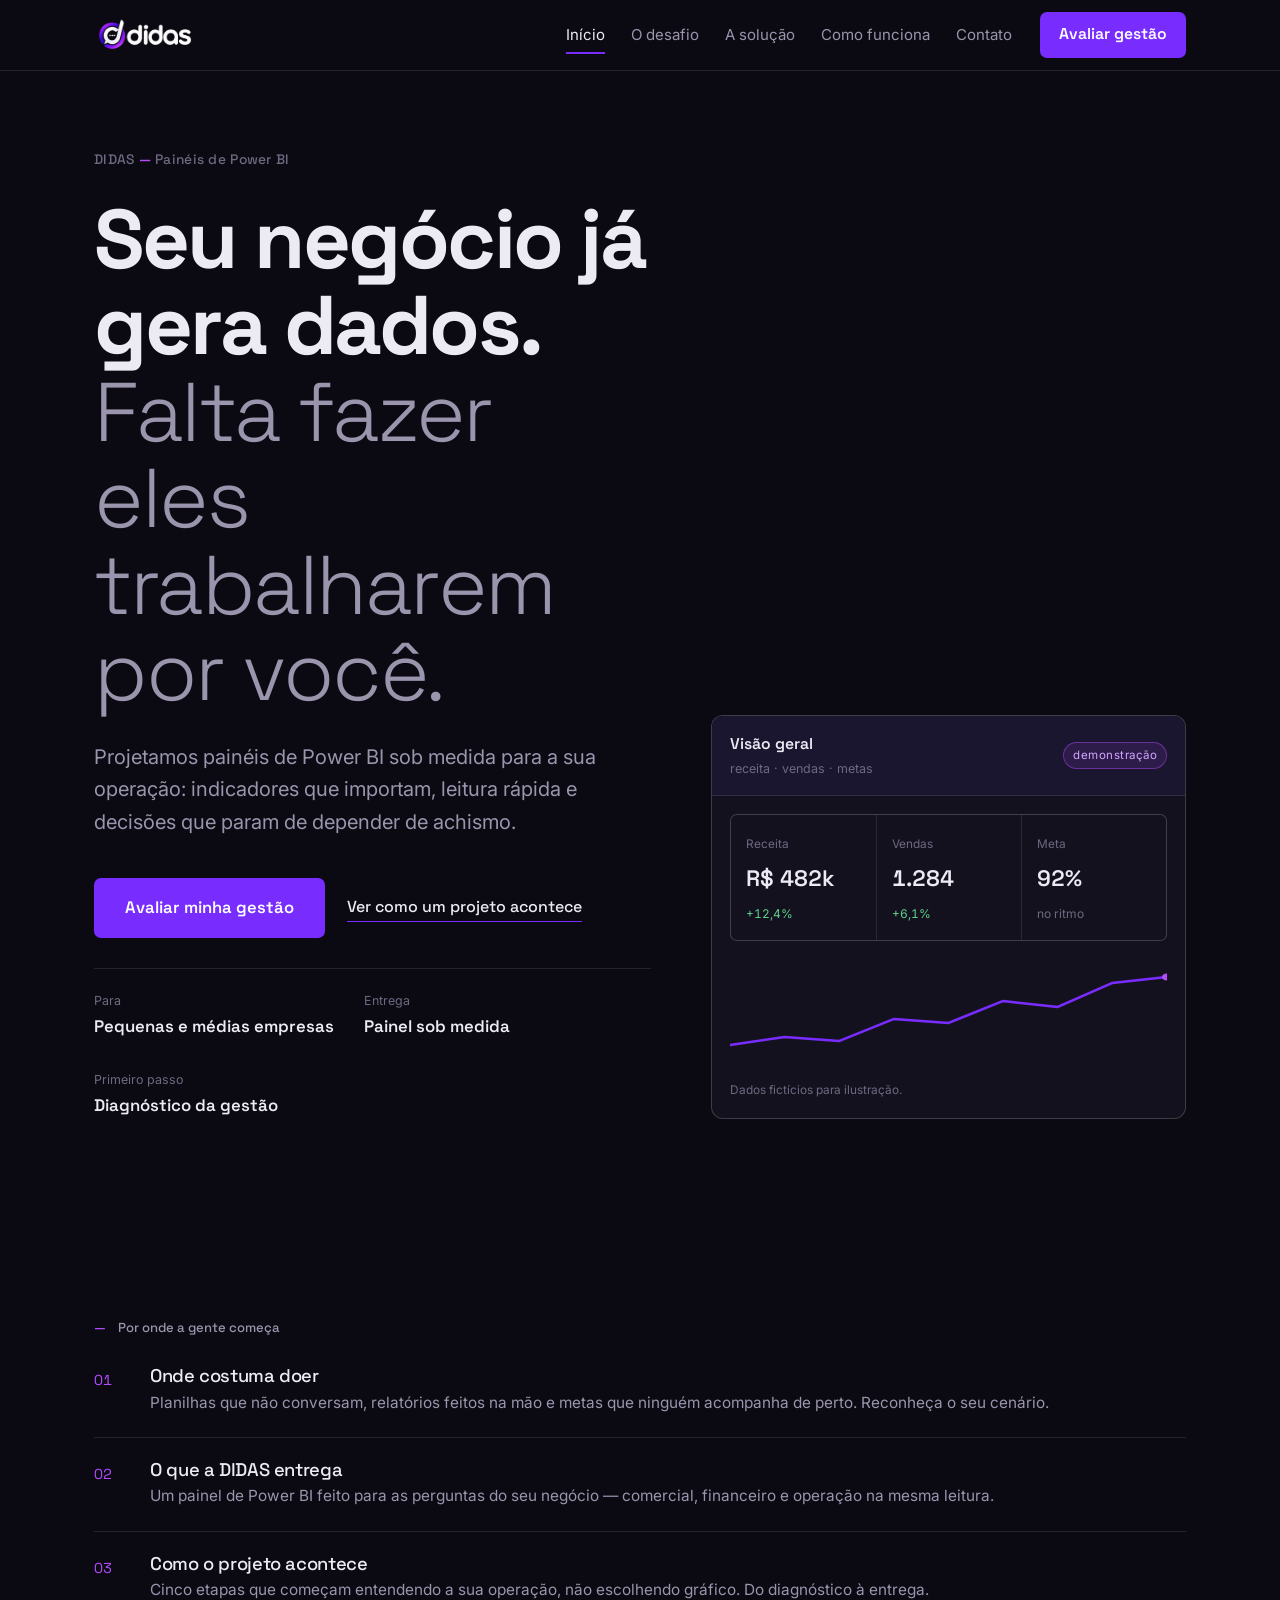
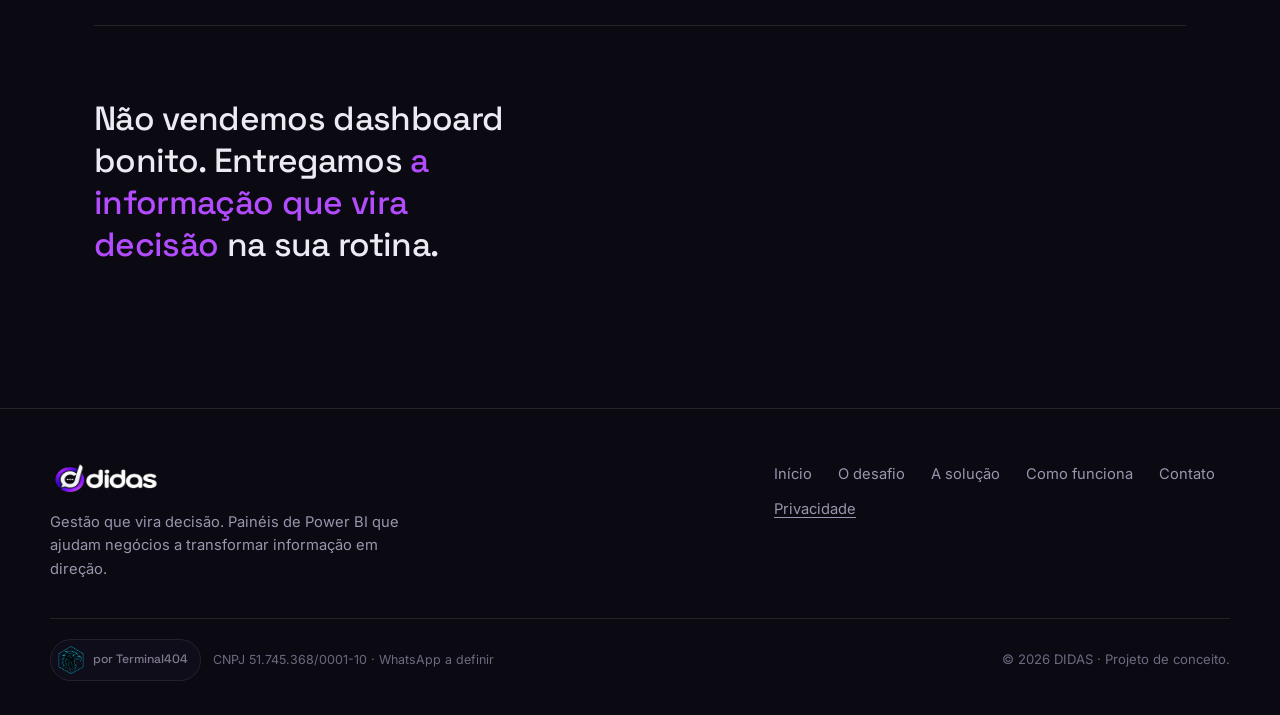
<file: index.html>
<!DOCTYPE html>
<html lang="pt-BR">
<head>
  <meta charset="UTF-8" />
  <meta name="viewport" content="width=device-width, initial-scale=1.0" />
  <title>DIDAS — Painéis de Power BI para decidir com clareza</title>
  <meta name="description" content="A DIDAS cria painéis de Power BI sob medida para pequenas e médias empresas transformarem dados dispersos em decisões mais seguras." />
  <meta name="theme-color" content="#0B0A12" />
  <link rel="icon" href="assets/img/favicon.webp" type="image/webp" />
  <link rel="preconnect" href="https://fonts.googleapis.com" />
  <link rel="preconnect" href="https://fonts.gstatic.com" crossorigin />
  <link href="https://fonts.googleapis.com/css2?family=Space+Grotesk:wght@400;500;600;700&family=Inter:wght@400;500;600&display=swap" rel="stylesheet" />
  <link rel="stylesheet" href="assets/css/styles.css" />
</head>
<body>
  <a class="skip-link" href="#main">Pular para o conteúdo</a>

  <header class="site-header">
    <div class="wrap header-row">
      <a class="brand" href="index.html" aria-label="DIDAS — início"><img src="assets/img/didas-logo.webp" alt="DIDAS" width="118" height="34" /></a>
      <nav class="nav" aria-label="Principal">
        <a href="index.html">Início</a>
        <a href="desafio.html">O desafio</a>
        <a href="solucao.html">A solução</a>
        <a href="processo.html">Como funciona</a>
        <a href="contato.html">Contato</a>
      </nav>
      <a class="btn nav-cta" href="contato.html">Avaliar gestão</a>
      <button class="nav-toggle" aria-expanded="false" aria-controls="drawer" aria-label="Menu"><span></span><span></span><span></span></button>
    </div>
    <div class="drawer" id="drawer" hidden>
      <nav aria-label="Menu">
        <a href="index.html">Início</a>
        <a href="desafio.html">O desafio</a>
        <a href="solucao.html">A solução</a>
        <a href="processo.html">Como funciona</a>
        <a href="contato.html">Contato</a>
        <a class="btn" href="contato.html">Avaliar gestão</a>
      </nav>
    </div>
  </header>

  <main id="main" tabindex="-1">
    <!-- HERO -->
    <section class="hero">
      <div class="wrap hero-grid">
        <div class="hero-copy">
          <p class="hero-index">DIDAS <b>—</b> Painéis de Power BI</p>
          <h1>Seu negócio já gera dados. <span class="thin">Falta fazer eles trabalharem por você.</span></h1>
          <p class="hero-sub">Projetamos painéis de Power BI sob medida para a sua operação: indicadores que importam, leitura rápida e decisões que param de depender de achismo.</p>
          <div class="hero-cta-row">
            <a class="btn btn-lg" href="contato.html">Avaliar minha gestão</a>
            <a class="textlink" href="processo.html">Ver como um projeto acontece</a>
          </div>
          <dl class="hero-meta">
            <div><dt>Para</dt><dd>Pequenas e médias empresas</dd></div>
            <div><dt>Entrega</dt><dd>Painel sob medida</dd></div>
            <div><dt>Primeiro passo</dt><dd>Diagnóstico da gestão</dd></div>
          </dl>
        </div>

        <figure class="device hero-device reveal" aria-label="Prévia ilustrativa de um painel da DIDAS">
          <figcaption class="device-bar">
            <div><span class="d-title">Visão geral</span><span class="d-sub">receita · vendas · metas</span></div>
            <span class="tag">demonstração</span>
          </figcaption>
          <div class="device-body">
            <div class="kpis">
              <div class="kpi"><span class="k-label">Receita</span><strong class="k-val">R$ 482k</strong><span class="k-delta up">+12,4%</span></div>
              <div class="kpi"><span class="k-label">Vendas</span><strong class="k-val">1.284</strong><span class="k-delta up">+6,1%</span></div>
              <div class="kpi"><span class="k-label">Meta</span><strong class="k-val">92%</strong><span class="k-delta flat">no ritmo</span></div>
            </div>
            <div class="spark" role="img" aria-label="Linha de evolução ilustrativa, tendência de alta">
              <svg viewBox="0 0 320 110" preserveAspectRatio="none">
                <path d="M0,88 L40,80 L80,84 L120,62 L160,66 L200,44 L240,50 L280,26 L320,20" fill="none" stroke="#782CFE" stroke-width="2.5" stroke-linejoin="round" stroke-linecap="round" />
                <circle cx="320" cy="20" r="3.5" fill="#B34BFF" />
              </svg>
            </div>
            <p class="device-foot">Dados fictícios para ilustração.</p>
          </div>
        </figure>
      </div>
    </section>

    <!-- O CAMINHO -->
    <section class="section">
      <div class="wrap">
        <p class="eyebrow"><span class="ix">—</span> Por onde a gente começa</p>
        <ul class="caps" style="margin-top:28px">
          <li>
            <div>
              <h3><a href="desafio.html" class="textlink" style="border:0;padding:0">Onde costuma doer</a></h3>
              <p>Planilhas que não conversam, relatórios feitos na mão e metas que ninguém acompanha de perto. Reconheça o seu cenário.</p>
            </div>
          </li>
          <li>
            <div>
              <h3><a href="solucao.html" class="textlink" style="border:0;padding:0">O que a DIDAS entrega</a></h3>
              <p>Um painel de Power BI feito para as perguntas do seu negócio — comercial, financeiro e operação na mesma leitura.</p>
            </div>
          </li>
          <li>
            <div>
              <h3><a href="processo.html" class="textlink" style="border:0;padding:0">Como o projeto acontece</a></h3>
              <p>Cinco etapas que começam entendendo a sua operação, não escolhendo gráfico. Do diagnóstico à entrega.</p>
            </div>
          </li>
        </ul>
        <p class="pull">Não vendemos dashboard bonito. Entregamos <span class="accent">a informação que vira decisão</span> na sua rotina.</p>
      </div>
    </section>
  </main>

  <footer class="site-footer">
    <div class="wrap footer-top">
      <div class="footer-brand">
        <img src="assets/img/didas-logo.webp" alt="DIDAS" width="112" height="32" />
        <p>Gestão que vira decisão. Painéis de Power BI que ajudam negócios a transformar informação em direção.</p>
      </div>
      <nav class="footer-nav" aria-label="Rodapé">
        <a href="index.html">Início</a>
        <a href="desafio.html">O desafio</a>
        <a href="solucao.html">A solução</a>
        <a href="processo.html">Como funciona</a>
        <a href="contato.html">Contato</a>
        <a href="#" class="inline-link">Privacidade</a><!-- TODO: cliente -->
      </nav>
    </div>
    <div class="wrap footer-base">
      <div class="footer-credit">
        <a class="site-credit" href="https://www.terminal404.com.br/" target="_blank" rel="noopener" aria-label="Site desenvolvido por Terminal404"><img src="assets/img/terminal404.webp" alt="" width="28" height="28" /><span>por Terminal404</span></a>
        <span class="credit-meta">CNPJ 51.745.368/0001-10 · WhatsApp <span id="wa-text">a definir</span></span>
      </div>
      <p>© <span id="year"></span> DIDAS · Projeto de conceito.</p>
    </div>
  </footer>

  <script src="assets/js/main.js" defer></script>
</body>
</html>
</file>
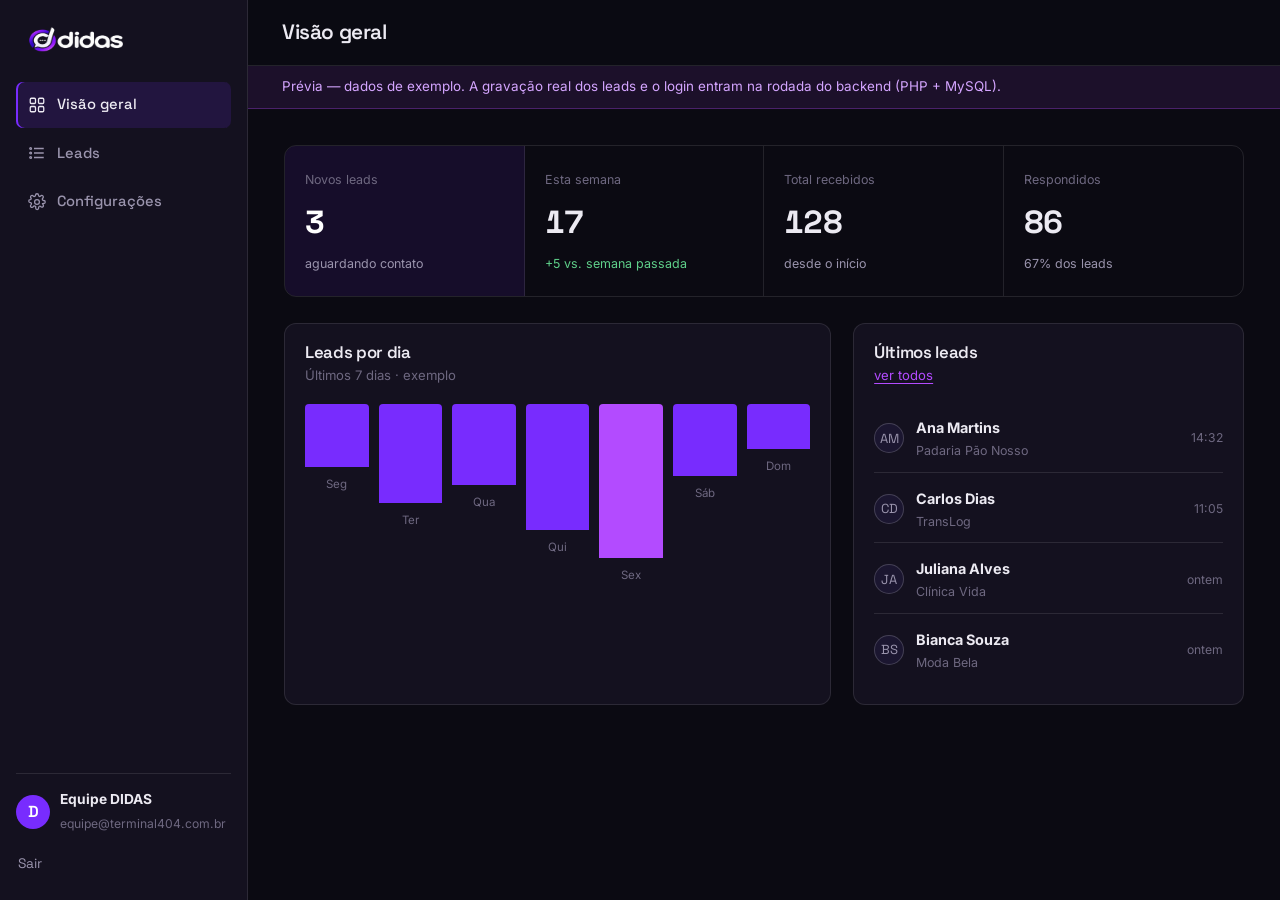
<file: admin/index.html>
<!DOCTYPE html>
<html lang="pt-BR">
<head>
  <meta charset="UTF-8" />
  <meta name="viewport" content="width=device-width, initial-scale=1.0" />
  <title>Visão geral — Painel DIDAS</title>
  <meta name="robots" content="noindex" />
  <meta name="theme-color" content="#0B0A12" />
  <link rel="icon" href="../assets/img/favicon.webp" type="image/webp" />
  <link rel="preconnect" href="https://fonts.googleapis.com" />
  <link rel="preconnect" href="https://fonts.gstatic.com" crossorigin />
  <link href="https://fonts.googleapis.com/css2?family=Space+Grotesk:wght@400;500;600;700&family=Inter:wght@400;500;600&display=swap" rel="stylesheet" />
  <link rel="stylesheet" href="../assets/css/styles.css" />
  <link rel="stylesheet" href="admin.css" />
</head>
<body class="admin-body">
  <div class="admin-shell">
    <aside class="sidebar">
      <a class="sb-brand" href="index.html"><img src="../assets/img/didas-logo.webp" alt="DIDAS" width="104" height="28" /></a>
      <nav class="sb-nav" aria-label="Painel">
        <a href="index.html"><svg viewBox="0 0 24 24" fill="none" stroke="currentColor" stroke-width="1.7"><rect x="3" y="3" width="7" height="7" rx="1.5"/><rect x="14" y="3" width="7" height="7" rx="1.5"/><rect x="3" y="14" width="7" height="7" rx="1.5"/><rect x="14" y="14" width="7" height="7" rx="1.5"/></svg> Visão geral</a>
        <a href="leads.html"><svg viewBox="0 0 24 24" fill="none" stroke="currentColor" stroke-width="1.7"><path d="M8 6h13M8 12h13M8 18h13"/><circle cx="3.5" cy="6" r="1.2"/><circle cx="3.5" cy="12" r="1.2"/><circle cx="3.5" cy="18" r="1.2"/></svg> Leads</a>
        <a href="configuracoes.html"><svg viewBox="0 0 24 24" fill="none" stroke="currentColor" stroke-width="1.7"><circle cx="12" cy="12" r="3.2"/><path d="M19.4 13.5a1.6 1.6 0 0 0 .3 1.7l.1.1a2 2 0 1 1-2.8 2.8l-.1-.1a1.6 1.6 0 0 0-2.7 1.1V20a2 2 0 1 1-4 0v-.1A1.6 1.6 0 0 0 7 18.3l-.1.1a2 2 0 1 1-2.8-2.8l.1-.1a1.6 1.6 0 0 0-1.1-2.7H3a2 2 0 1 1 0-4h.1A1.6 1.6 0 0 0 4.3 7l-.1-.1a2 2 0 1 1 2.8-2.8l.1.1a1.6 1.6 0 0 0 1.7.3H9a1.6 1.6 0 0 0 1-1.5V3a2 2 0 1 1 4 0v.1a1.6 1.6 0 0 0 2.7 1.1l.1-.1a2 2 0 1 1 2.8 2.8l-.1.1a1.6 1.6 0 0 0-.3 1.7V9a1.6 1.6 0 0 0 1.5 1H21a2 2 0 1 1 0 4h-.1a1.6 1.6 0 0 0-1.5 1Z"/></svg> Configurações</a>
      </nav>
      <div class="sb-foot">
        <div class="sb-user"><span class="avatar">D</span><div><b>Equipe DIDAS</b><small>equipe@terminal404.com.br</small></div></div>
        <a class="sb-logout" href="login.html">Sair</a>
      </div>
    </aside>

    <main class="admin-content">
      <header class="content-top">
        <button class="sb-toggle" aria-label="Abrir menu" aria-expanded="false"><span></span><span></span><span></span></button>
        <h1>Visão geral</h1>
      </header>
      <div class="preview-banner"><div class="inner">Prévia — dados de exemplo. A gravação real dos leads e o login entram na rodada do backend (PHP + MySQL).</div></div>

      <div class="content-body">
        <div class="stat-strip">
          <div class="stat is-primary"><span class="s-label">Novos leads</span><strong class="s-val">3</strong><span class="s-sub">aguardando contato</span></div>
          <div class="stat"><span class="s-label">Esta semana</span><strong class="s-val">17</strong><span class="s-sub up">+5 vs. semana passada</span></div>
          <div class="stat"><span class="s-label">Total recebidos</span><strong class="s-val">128</strong><span class="s-sub">desde o início</span></div>
          <div class="stat"><span class="s-label">Respondidos</span><strong class="s-val">86</strong><span class="s-sub">67% dos leads</span></div>
        </div>

        <div class="panel-grid">
          <section class="card">
            <h2>Leads por dia</h2>
            <p class="c-sub">Últimos 7 dias · exemplo</p>
            <div class="chart-days" role="img" aria-label="Gráfico de leads por dia, pico na sexta (dados de exemplo)">
              <div class="cd" style="--h:35%"><span>Seg</span></div>
              <div class="cd" style="--h:55%"><span>Ter</span></div>
              <div class="cd" style="--h:45%"><span>Qua</span></div>
              <div class="cd" style="--h:70%"><span>Qui</span></div>
              <div class="cd peak" style="--h:95%"><span>Sex</span></div>
              <div class="cd" style="--h:40%"><span>Sáb</span></div>
              <div class="cd" style="--h:25%"><span>Dom</span></div>
            </div>
          </section>

          <section class="card">
            <h2>Últimos leads</h2>
            <p class="c-sub"><a href="leads.html" class="inline-link">ver todos</a></p>
            <div class="mini-leads">
              <div class="mini-lead"><span class="ml-av">AM</span><div class="ml-main"><b>Ana Martins</b><small>Padaria Pão Nosso</small></div><time>14:32</time></div>
              <div class="mini-lead"><span class="ml-av">CD</span><div class="ml-main"><b>Carlos Dias</b><small>TransLog</small></div><time>11:05</time></div>
              <div class="mini-lead"><span class="ml-av">JA</span><div class="ml-main"><b>Juliana Alves</b><small>Clínica Vida</small></div><time>ontem</time></div>
              <div class="mini-lead"><span class="ml-av">BS</span><div class="ml-main"><b>Bianca Souza</b><small>Moda Bela</small></div><time>ontem</time></div>
            </div>
          </section>
        </div>
      </div>
    </main>
  </div>

  <script src="admin.js" defer></script>
</body>
</html>
</file>
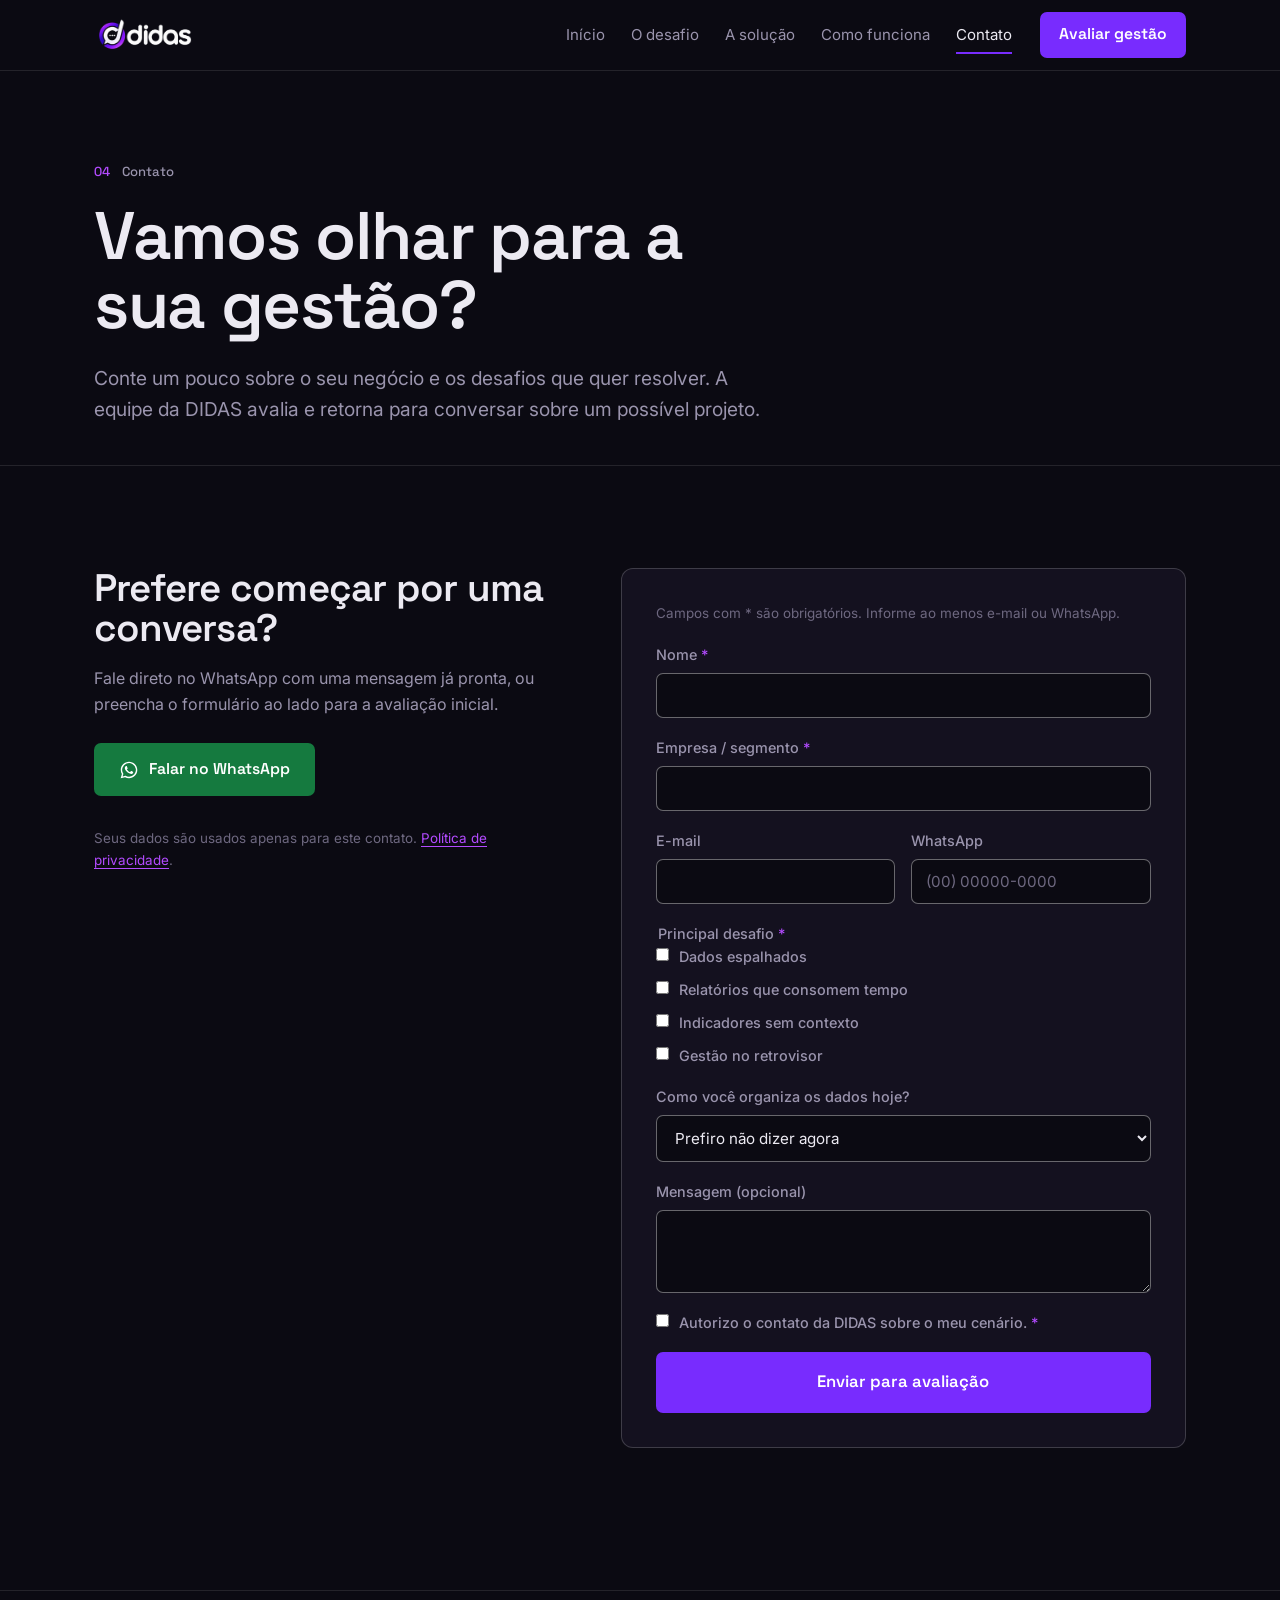
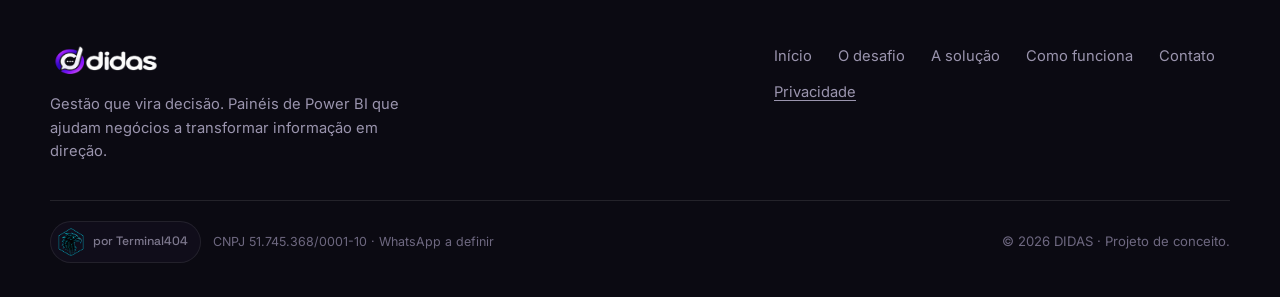
<file: contato.html>
<!DOCTYPE html>
<html lang="pt-BR">
<head>
  <meta charset="UTF-8" />
  <meta name="viewport" content="width=device-width, initial-scale=1.0" />
  <title>Contato — vamos olhar para a sua gestão | DIDAS</title>
  <meta name="description" content="Conte sobre o seu negócio e os desafios que quer resolver. A equipe da DIDAS avalia e retorna para conversar sobre um possível projeto de Power BI." />
  <meta name="theme-color" content="#0B0A12" />
  <link rel="icon" href="assets/img/favicon.webp" type="image/webp" />
  <link rel="preconnect" href="https://fonts.googleapis.com" />
  <link rel="preconnect" href="https://fonts.gstatic.com" crossorigin />
  <link href="https://fonts.googleapis.com/css2?family=Space+Grotesk:wght@400;500;600;700&family=Inter:wght@400;500;600&display=swap" rel="stylesheet" />
  <link rel="stylesheet" href="assets/css/styles.css" />
</head>
<body>
  <a class="skip-link" href="#main">Pular para o conteúdo</a>

  <header class="site-header">
    <div class="wrap header-row">
      <a class="brand" href="index.html" aria-label="DIDAS — início"><img src="assets/img/didas-logo.webp" alt="DIDAS" width="118" height="34" /></a>
      <nav class="nav" aria-label="Principal">
        <a href="index.html">Início</a>
        <a href="desafio.html">O desafio</a>
        <a href="solucao.html">A solução</a>
        <a href="processo.html">Como funciona</a>
        <a href="contato.html">Contato</a>
      </nav>
      <a class="btn nav-cta" href="contato.html">Avaliar gestão</a>
      <button class="nav-toggle" aria-expanded="false" aria-controls="drawer" aria-label="Menu"><span></span><span></span><span></span></button>
    </div>
    <div class="drawer" id="drawer" hidden>
      <nav aria-label="Menu">
        <a href="index.html">Início</a>
        <a href="desafio.html">O desafio</a>
        <a href="solucao.html">A solução</a>
        <a href="processo.html">Como funciona</a>
        <a href="contato.html">Contato</a>
        <a class="btn" href="contato.html">Avaliar gestão</a>
      </nav>
    </div>
  </header>

  <main id="main" tabindex="-1">
    <div class="page-head">
      <div class="wrap">
        <p class="eyebrow"><span class="ix">04</span> Contato</p>
        <h1>Vamos olhar para a sua gestão?</h1>
        <p class="intro">Conte um pouco sobre o seu negócio e os desafios que quer resolver. A equipe da DIDAS avalia e retorna para conversar sobre um possível projeto.</p>
      </div>
    </div>

    <section class="section">
      <div class="wrap contact-grid">
        <div class="contact-side">
          <h2>Prefere começar por uma conversa?</h2>
          <p>Fale direto no WhatsApp com uma mensagem já pronta, ou preencha o formulário ao lado para a avaliação inicial.</p>
          <a class="btn btn-wa" id="whatsapp-btn" href="#" target="_blank" rel="noopener">
            <svg viewBox="0 0 24 24" fill="currentColor" aria-hidden="true" width="20" height="20"><path d="M12.04 2c-5.46 0-9.9 4.44-9.9 9.9 0 1.75.46 3.45 1.33 4.95L2 22l5.3-1.38a9.9 9.9 0 0 0 4.74 1.2h.01c5.46 0 9.9-4.44 9.9-9.9S17.5 2 12.04 2Zm0 18.15h-.01a8.2 8.2 0 0 1-4.18-1.14l-.3-.18-3.14.82.84-3.06-.2-.31a8.23 8.23 0 1 1 7 3.87Zm4.52-6.16c-.25-.12-1.47-.72-1.7-.8-.23-.09-.39-.12-.56.12-.17.25-.64.8-.79.97-.14.17-.29.19-.54.06-.25-.12-1.05-.39-2-1.23-.74-.66-1.24-1.47-1.38-1.72-.14-.25-.02-.38.11-.5.11-.11.25-.29.37-.43.12-.14.16-.25.25-.41.08-.17.04-.31-.02-.43-.06-.12-.56-1.35-.77-1.85-.2-.48-.41-.42-.56-.43h-.48c-.17 0-.43.06-.66.31-.23.25-.86.85-.86 2.07 0 1.22.89 2.4 1.01 2.57.12.17 1.75 2.67 4.23 3.74.59.26 1.05.41 1.41.52.59.19 1.13.16 1.56.1.48-.07 1.47-.6 1.68-1.18.21-.58.21-1.07.14-1.18-.06-.11-.23-.17-.48-.29Z"/></svg>
            Falar no WhatsApp
          </a>
          <p class="fineprint">Seus dados são usados apenas para este contato. <a href="#" class="inline-link">Política de privacidade</a><!-- TODO: cliente -->.</p>
        </div>

        <form class="form" id="lead-form" novalidate>
          <p class="form-hint">Campos com <span aria-hidden="true">*</span> são obrigatórios. Informe ao menos e-mail ou WhatsApp.</p>
          <div class="errors-summary" id="form-errors" role="alert" tabindex="-1" hidden></div>

          <div class="hp" aria-hidden="true">
            <label>Não preencha este campo<input type="text" name="website" tabindex="-1" autocomplete="off" /></label>
          </div>

          <div class="field">
            <label for="nome">Nome <span class="req" aria-hidden="true">*</span><span class="sr-only">(obrigatório)</span></label>
            <input type="text" id="nome" name="nome" required autocomplete="name" />
            <small class="err" id="err-nome" data-for="nome"></small>
          </div>

          <div class="field">
            <label for="empresa">Empresa / segmento <span class="req" aria-hidden="true">*</span><span class="sr-only">(obrigatório)</span></label>
            <input type="text" id="empresa" name="empresa" required autocomplete="organization" />
            <small class="err" id="err-empresa" data-for="empresa"></small>
          </div>

          <div class="field-row">
            <div class="field"><label for="email">E-mail</label><input type="email" id="email" name="email" autocomplete="email" /></div>
            <div class="field"><label for="whatsapp">WhatsApp</label><input type="tel" id="whatsapp" name="whatsapp" autocomplete="tel" placeholder="(00) 00000-0000" /></div>
          </div>
          <small class="err err-contato" id="err-contato" data-for="contato">Informe ao menos e-mail ou WhatsApp.</small>

          <fieldset class="field">
            <legend>Principal desafio <span class="req" aria-hidden="true">*</span><span class="sr-only">(obrigatório)</span></legend>
            <div class="checks" id="desafios">
              <label class="check"><input type="checkbox" name="desafio" value="Dados espalhados" /> <span>Dados espalhados</span></label>
              <label class="check"><input type="checkbox" name="desafio" value="Relatórios que consomem tempo" /> <span>Relatórios que consomem tempo</span></label>
              <label class="check"><input type="checkbox" name="desafio" value="Indicadores sem contexto" /> <span>Indicadores sem contexto</span></label>
              <label class="check"><input type="checkbox" name="desafio" value="Gestão no retrovisor" /> <span>Gestão no retrovisor</span></label>
            </div>
            <small class="err" id="err-desafio" data-for="desafio"></small>
          </fieldset>

          <div class="field">
            <label for="organizacao">Como você organiza os dados hoje?</label>
            <select id="organizacao" name="organizacao">
              <option value="">Prefiro não dizer agora</option>
              <option>Planilhas (Excel / Google Sheets)</option>
              <option>Um ou mais sistemas (ERP, CRM, etc.)</option>
              <option>Planilhas + sistemas misturados</option>
              <option>Ainda não tenho organização definida</option>
            </select>
          </div>

          <div class="field">
            <label for="mensagem">Mensagem (opcional)</label>
            <textarea id="mensagem" name="mensagem" rows="3"></textarea>
          </div>

          <label class="check check-consent">
            <input type="checkbox" id="consent" name="consent" required />
            <span>Autorizo o contato da DIDAS sobre o meu cenário. <span class="req" aria-hidden="true">*</span></span>
          </label>
          <small class="err" id="err-consent" data-for="consent"></small>

          <button type="submit" class="btn btn-lg btn-block">Enviar para avaliação</button>
          <p class="form-success" id="form-success" role="status" hidden>Recebemos suas informações. A equipe DIDAS vai analisar seu cenário e entrar em contato pelo canal informado.</p>
        </form>
      </div>
    </section>
  </main>

  <footer class="site-footer">
    <div class="wrap footer-top">
      <div class="footer-brand">
        <img src="assets/img/didas-logo.webp" alt="DIDAS" width="112" height="32" />
        <p>Gestão que vira decisão. Painéis de Power BI que ajudam negócios a transformar informação em direção.</p>
      </div>
      <nav class="footer-nav" aria-label="Rodapé">
        <a href="index.html">Início</a>
        <a href="desafio.html">O desafio</a>
        <a href="solucao.html">A solução</a>
        <a href="processo.html">Como funciona</a>
        <a href="contato.html">Contato</a>
        <a href="#" class="inline-link">Privacidade</a>
      </nav>
    </div>
    <div class="wrap footer-base">
      <div class="footer-credit">
        <a class="site-credit" href="https://www.terminal404.com.br/" target="_blank" rel="noopener" aria-label="Site desenvolvido por Terminal404"><img src="assets/img/terminal404.webp" alt="" width="28" height="28" /><span>por Terminal404</span></a>
        <span class="credit-meta">CNPJ 51.745.368/0001-10 · WhatsApp <span id="wa-text">a definir</span></span>
      </div>
      <p>© <span id="year"></span> DIDAS · Projeto de conceito.</p>
    </div>
  </footer>

  <script src="assets/js/main.js" defer></script>
</body>
</html>
</file>
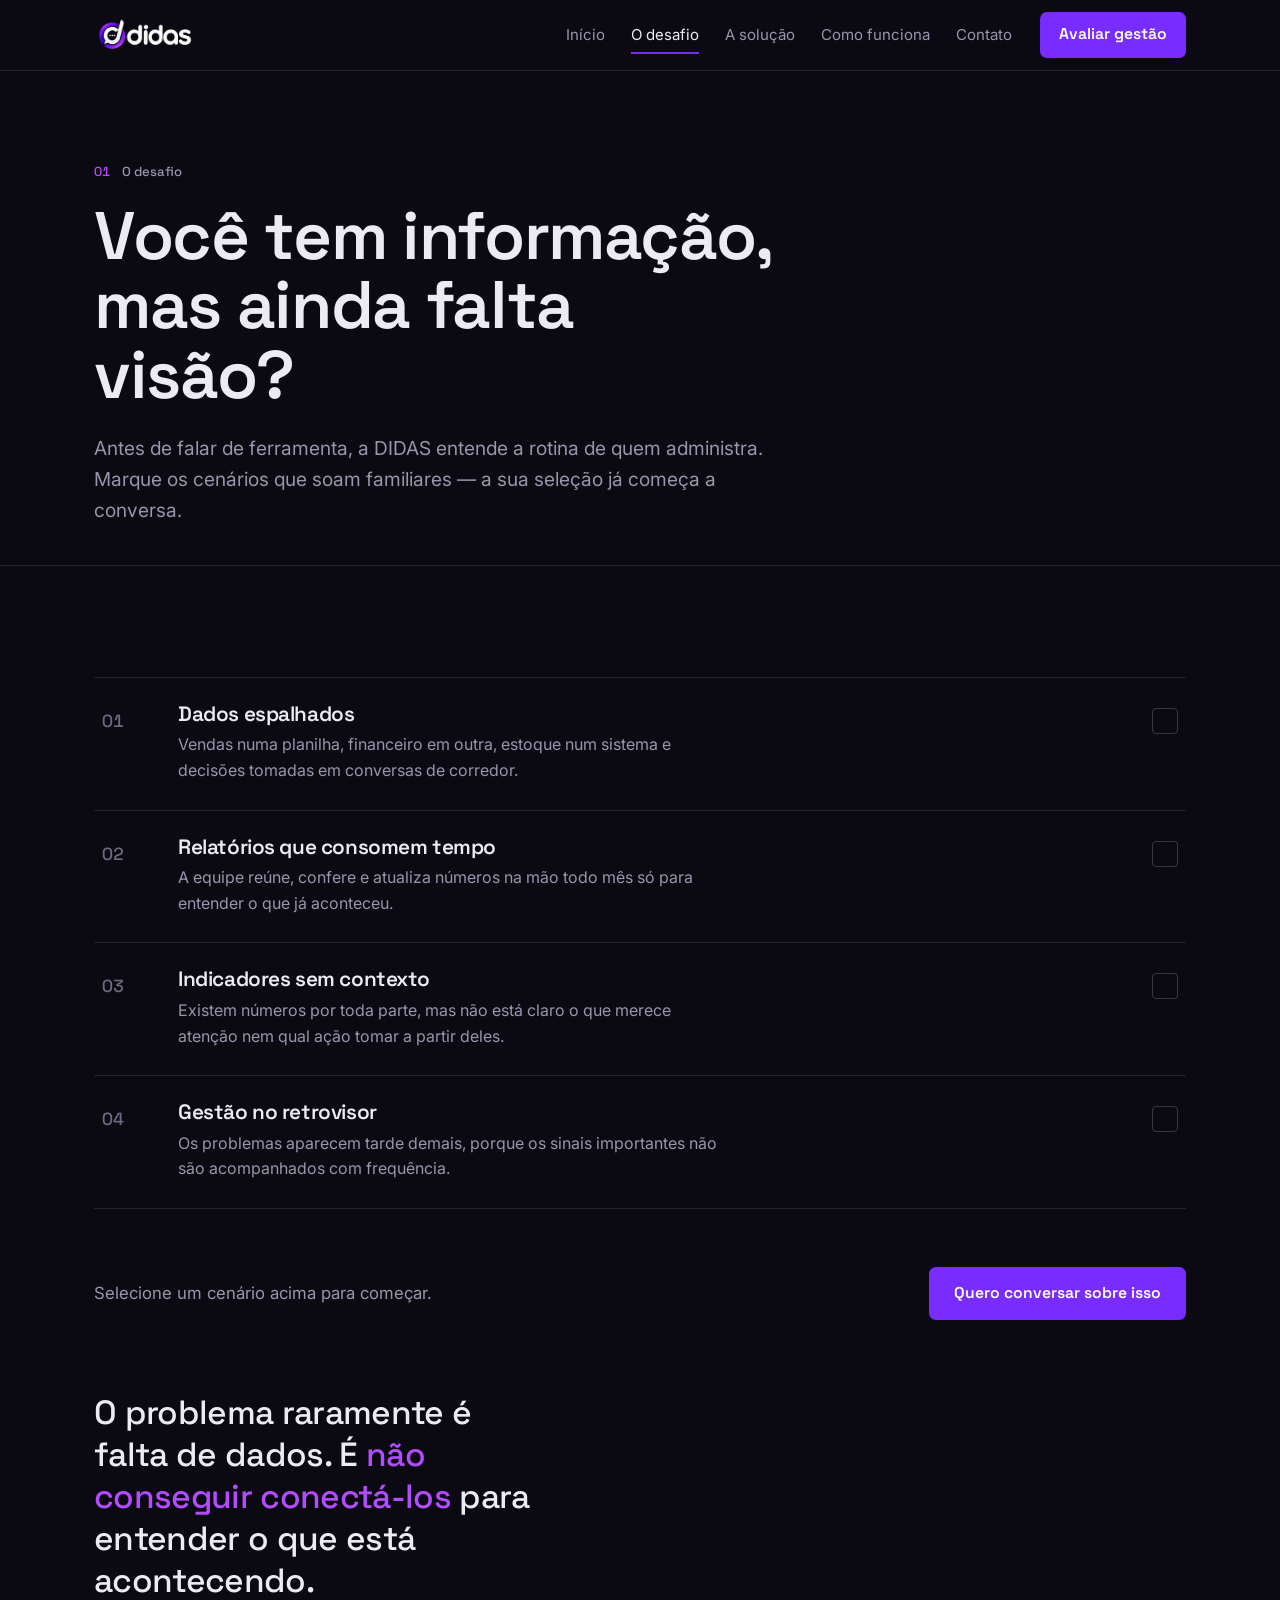
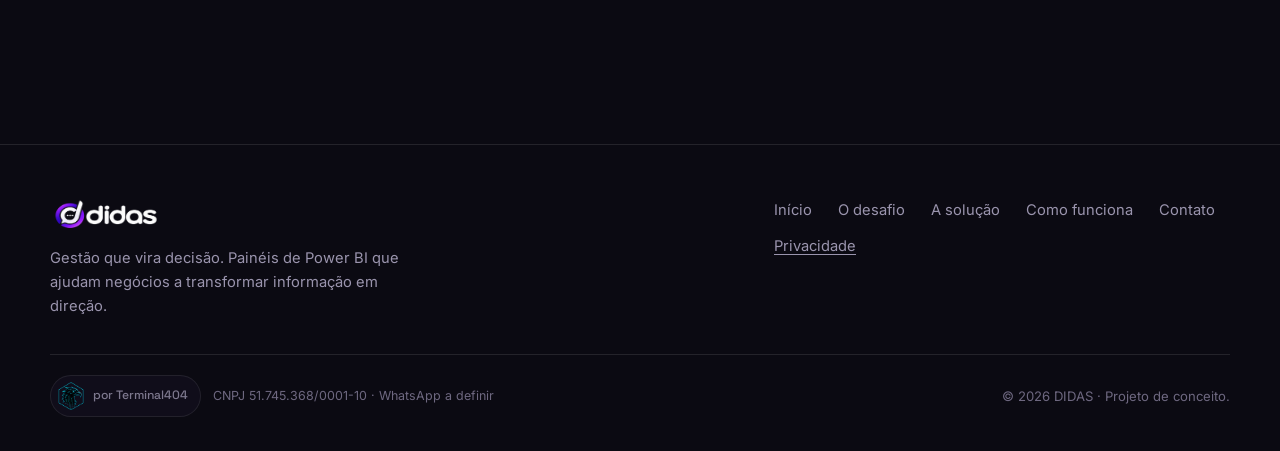
<file: desafio.html>
<!DOCTYPE html>
<html lang="pt-BR">
<head>
  <meta charset="UTF-8" />
  <meta name="viewport" content="width=device-width, initial-scale=1.0" />
  <title>O desafio — quando falta visão | DIDAS</title>
  <meta name="description" content="Dados espalhados, relatórios demorados e metas sem acompanhamento. Reconheça os cenários de gestão que a DIDAS ajuda a organizar." />
  <meta name="theme-color" content="#0B0A12" />
  <link rel="icon" href="assets/img/favicon.webp" type="image/webp" />
  <link rel="preconnect" href="https://fonts.googleapis.com" />
  <link rel="preconnect" href="https://fonts.gstatic.com" crossorigin />
  <link href="https://fonts.googleapis.com/css2?family=Space+Grotesk:wght@400;500;600;700&family=Inter:wght@400;500;600&display=swap" rel="stylesheet" />
  <link rel="stylesheet" href="assets/css/styles.css" />
</head>
<body>
  <a class="skip-link" href="#main">Pular para o conteúdo</a>

  <header class="site-header">
    <div class="wrap header-row">
      <a class="brand" href="index.html" aria-label="DIDAS — início"><img src="assets/img/didas-logo.webp" alt="DIDAS" width="118" height="34" /></a>
      <nav class="nav" aria-label="Principal">
        <a href="index.html">Início</a>
        <a href="desafio.html">O desafio</a>
        <a href="solucao.html">A solução</a>
        <a href="processo.html">Como funciona</a>
        <a href="contato.html">Contato</a>
      </nav>
      <a class="btn nav-cta" href="contato.html">Avaliar gestão</a>
      <button class="nav-toggle" aria-expanded="false" aria-controls="drawer" aria-label="Menu"><span></span><span></span><span></span></button>
    </div>
    <div class="drawer" id="drawer" hidden>
      <nav aria-label="Menu">
        <a href="index.html">Início</a>
        <a href="desafio.html">O desafio</a>
        <a href="solucao.html">A solução</a>
        <a href="processo.html">Como funciona</a>
        <a href="contato.html">Contato</a>
        <a class="btn" href="contato.html">Avaliar gestão</a>
      </nav>
    </div>
  </header>

  <main id="main" tabindex="-1">
    <div class="page-head">
      <div class="wrap">
        <p class="eyebrow"><span class="ix">01</span> O desafio</p>
        <h1>Você tem informação, mas ainda falta visão?</h1>
        <p class="intro">Antes de falar de ferramenta, a DIDAS entende a rotina de quem administra. Marque os cenários que soam familiares — a sua seleção já começa a conversa.</p>
      </div>
    </div>

    <section class="section">
      <div class="wrap">
        <div class="ledger" role="group" aria-label="Cenários de gestão — selecione os que reconhece">
          <button type="button" class="ledger-row" data-challenge="Dados espalhados">
            <span class="lr-ix">01</span>
            <span class="lr-body"><h3>Dados espalhados</h3><p>Vendas numa planilha, financeiro em outra, estoque num sistema e decisões tomadas em conversas de corredor.</p></span>
            <span class="lr-mark" aria-hidden="true">✓</span>
          </button>
          <button type="button" class="ledger-row" data-challenge="Relatórios que consomem tempo">
            <span class="lr-ix">02</span>
            <span class="lr-body"><h3>Relatórios que consomem tempo</h3><p>A equipe reúne, confere e atualiza números na mão todo mês só para entender o que já aconteceu.</p></span>
            <span class="lr-mark" aria-hidden="true">✓</span>
          </button>
          <button type="button" class="ledger-row" data-challenge="Indicadores sem contexto">
            <span class="lr-ix">03</span>
            <span class="lr-body"><h3>Indicadores sem contexto</h3><p>Existem números por toda parte, mas não está claro o que merece atenção nem qual ação tomar a partir deles.</p></span>
            <span class="lr-mark" aria-hidden="true">✓</span>
          </button>
          <button type="button" class="ledger-row" data-challenge="Gestão no retrovisor">
            <span class="lr-ix">04</span>
            <span class="lr-body"><h3>Gestão no retrovisor</h3><p>Os problemas aparecem tarde demais, porque os sinais importantes não são acompanhados com frequência.</p></span>
            <span class="lr-mark" aria-hidden="true">✓</span>
          </button>
        </div>

        <div class="echo-bar">
          <p class="echo" id="challenge-echo" aria-live="polite" aria-atomic="true">Selecione um cenário acima para começar.</p>
          <a class="btn" id="challenge-go" href="contato.html">Quero conversar sobre isso</a>
        </div>

        <p class="pull">O problema raramente é falta de dados. É <span class="accent">não conseguir conectá-los</span> para entender o que está acontecendo.</p>
      </div>
    </section>
  </main>

  <footer class="site-footer">
    <div class="wrap footer-top">
      <div class="footer-brand">
        <img src="assets/img/didas-logo.webp" alt="DIDAS" width="112" height="32" />
        <p>Gestão que vira decisão. Painéis de Power BI que ajudam negócios a transformar informação em direção.</p>
      </div>
      <nav class="footer-nav" aria-label="Rodapé">
        <a href="index.html">Início</a>
        <a href="desafio.html">O desafio</a>
        <a href="solucao.html">A solução</a>
        <a href="processo.html">Como funciona</a>
        <a href="contato.html">Contato</a>
        <a href="#" class="inline-link">Privacidade</a>
      </nav>
    </div>
    <div class="wrap footer-base">
      <div class="footer-credit">
        <a class="site-credit" href="https://www.terminal404.com.br/" target="_blank" rel="noopener" aria-label="Site desenvolvido por Terminal404"><img src="assets/img/terminal404.webp" alt="" width="28" height="28" /><span>por Terminal404</span></a>
        <span class="credit-meta">CNPJ 51.745.368/0001-10 · WhatsApp <span id="wa-text">a definir</span></span>
      </div>
      <p>© <span id="year"></span> DIDAS · Projeto de conceito.</p>
    </div>
  </footer>

  <script src="assets/js/main.js" defer></script>
</body>
</html>
</file>
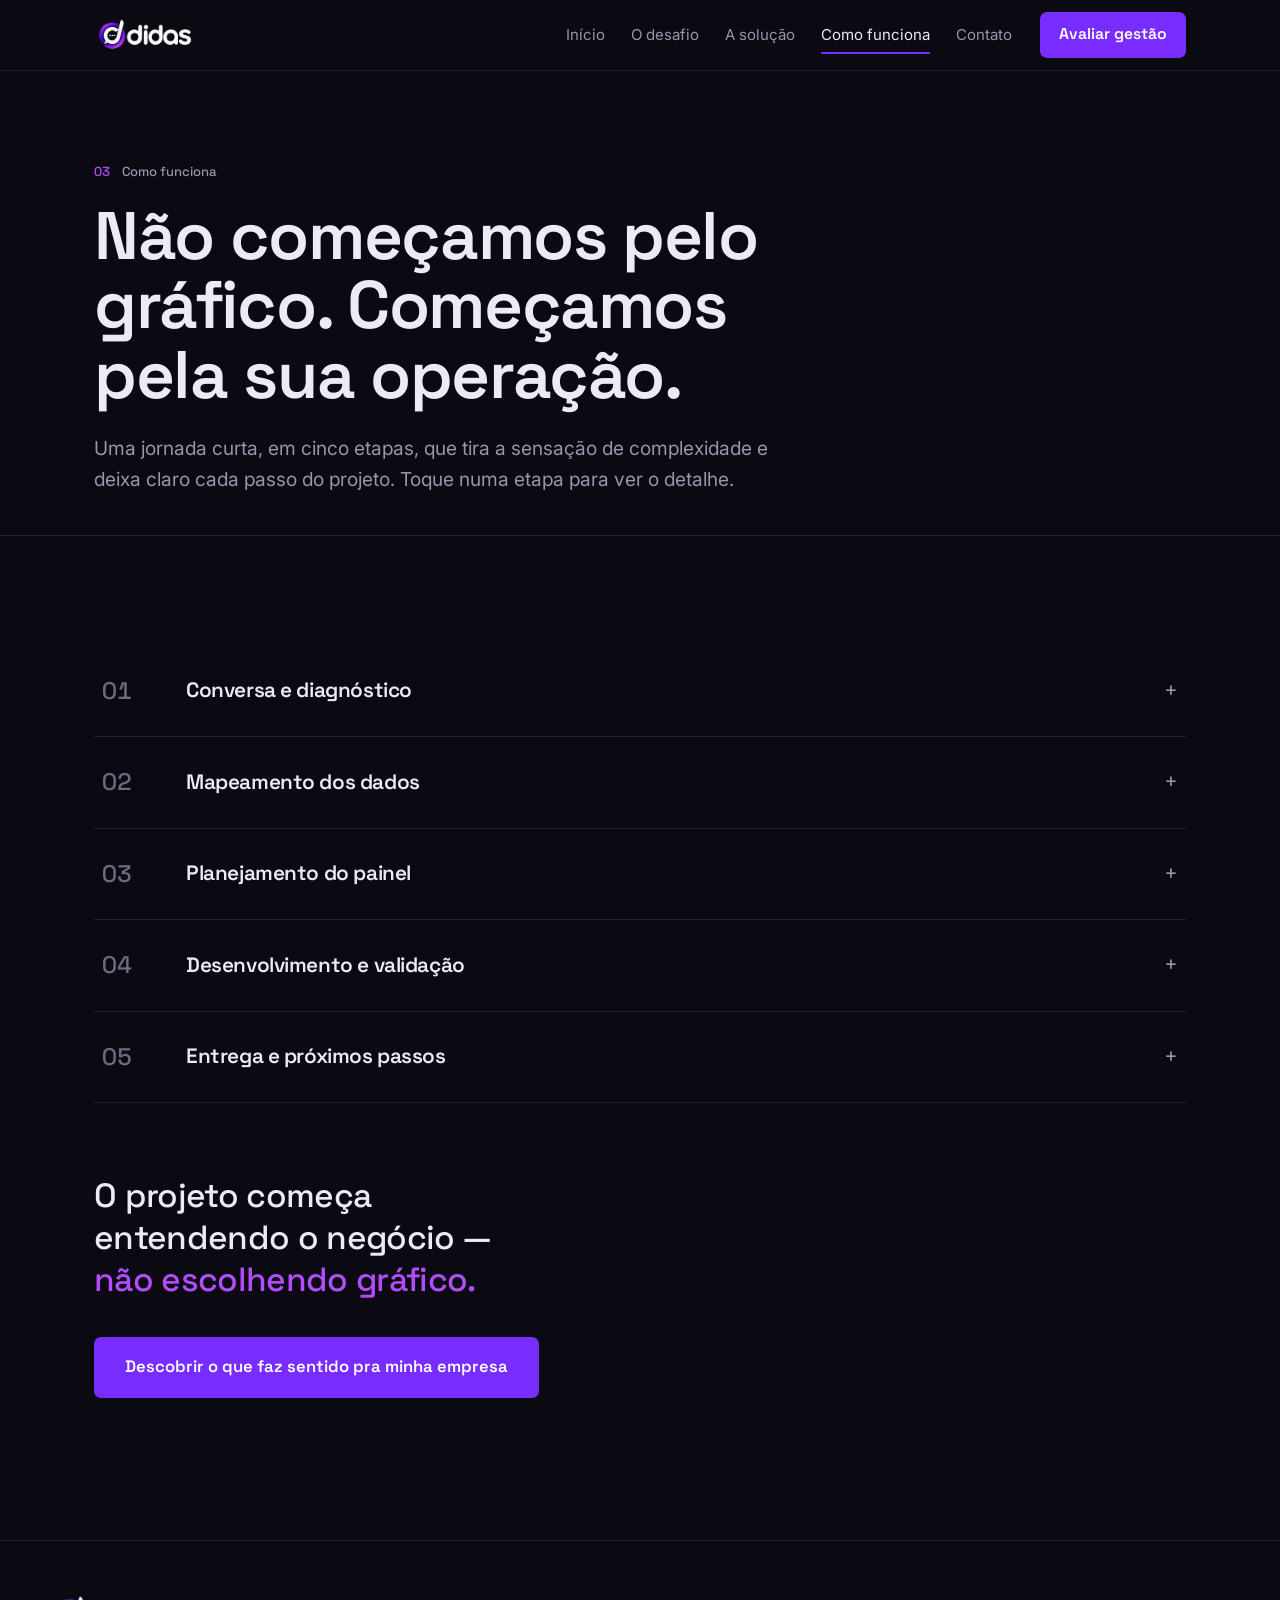
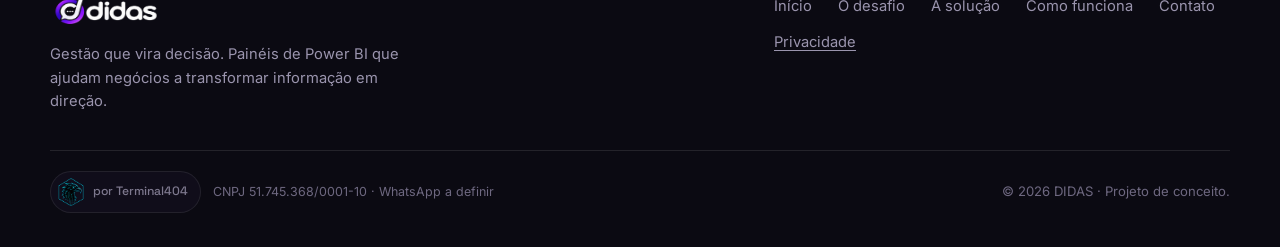
<file: processo.html>
<!DOCTYPE html>
<html lang="pt-BR">
<head>
  <meta charset="UTF-8" />
  <meta name="viewport" content="width=device-width, initial-scale=1.0" />
  <title>Como funciona — da informação à decisão | DIDAS</title>
  <meta name="description" content="O projeto de Power BI da DIDAS em cinco etapas: começa entendendo a operação, não escolhendo gráfico. Do diagnóstico à entrega." />
  <meta name="theme-color" content="#0B0A12" />
  <link rel="icon" href="assets/img/favicon.webp" type="image/webp" />
  <link rel="preconnect" href="https://fonts.googleapis.com" />
  <link rel="preconnect" href="https://fonts.gstatic.com" crossorigin />
  <link href="https://fonts.googleapis.com/css2?family=Space+Grotesk:wght@400;500;600;700&family=Inter:wght@400;500;600&display=swap" rel="stylesheet" />
  <link rel="stylesheet" href="assets/css/styles.css" />
</head>
<body>
  <a class="skip-link" href="#main">Pular para o conteúdo</a>

  <header class="site-header">
    <div class="wrap header-row">
      <a class="brand" href="index.html" aria-label="DIDAS — início"><img src="assets/img/didas-logo.webp" alt="DIDAS" width="118" height="34" /></a>
      <nav class="nav" aria-label="Principal">
        <a href="index.html">Início</a>
        <a href="desafio.html">O desafio</a>
        <a href="solucao.html">A solução</a>
        <a href="processo.html">Como funciona</a>
        <a href="contato.html">Contato</a>
      </nav>
      <a class="btn nav-cta" href="contato.html">Avaliar gestão</a>
      <button class="nav-toggle" aria-expanded="false" aria-controls="drawer" aria-label="Menu"><span></span><span></span><span></span></button>
    </div>
    <div class="drawer" id="drawer" hidden>
      <nav aria-label="Menu">
        <a href="index.html">Início</a>
        <a href="desafio.html">O desafio</a>
        <a href="solucao.html">A solução</a>
        <a href="processo.html">Como funciona</a>
        <a href="contato.html">Contato</a>
        <a class="btn" href="contato.html">Avaliar gestão</a>
      </nav>
    </div>
  </header>

  <main id="main" tabindex="-1">
    <div class="page-head">
      <div class="wrap">
        <p class="eyebrow"><span class="ix">03</span> Como funciona</p>
        <h1>Não começamos pelo gráfico. Começamos pela sua operação.</h1>
        <p class="intro">Uma jornada curta, em cinco etapas, que tira a sensação de complexidade e deixa claro cada passo do projeto. Toque numa etapa para ver o detalhe.</p>
      </div>
    </div>

    <section class="section">
      <div class="wrap">
        <ol class="steps" aria-label="Etapas do projeto">
          <li class="step">
            <button type="button" class="step-btn" aria-expanded="false" aria-controls="s1">
              <span class="step-ix">01</span>
              <span class="step-head"><h3>Conversa e diagnóstico</h3></span>
              <span class="step-toggle" aria-hidden="true">+</span>
            </button>
            <p class="step-detail" id="s1" hidden>Entendemos objetivos, desafios, a rotina de gestão e as perguntas que hoje ficam sem resposta no dia a dia.</p>
          </li>
          <li class="step">
            <button type="button" class="step-btn" aria-expanded="false" aria-controls="s2">
              <span class="step-ix">02</span>
              <span class="step-head"><h3>Mapeamento dos dados</h3></span>
              <span class="step-toggle" aria-hidden="true">+</span>
            </button>
            <p class="step-detail" id="s2" hidden>Identificamos onde as informações estão, como são registradas e o que pode ser aproveitado no painel.</p>
          </li>
          <li class="step">
            <button type="button" class="step-btn" aria-expanded="false" aria-controls="s3">
              <span class="step-ix">03</span>
              <span class="step-head"><h3>Planejamento do painel</h3></span>
              <span class="step-toggle" aria-hidden="true">+</span>
            </button>
            <p class="step-detail" id="s3" hidden>Definimos indicadores, prioridades, a estrutura de navegação e os entregáveis do projeto, junto com você.</p>
          </li>
          <li class="step">
            <button type="button" class="step-btn" aria-expanded="false" aria-controls="s4">
              <span class="step-ix">04</span>
              <span class="step-head"><h3>Desenvolvimento e validação</h3></span>
              <span class="step-toggle" aria-hidden="true">+</span>
            </button>
            <p class="step-detail" id="s4" hidden>Construímos o dashboard e validamos com quem vai usar, ajustando a leitura à rotina real da equipe.</p>
          </li>
          <li class="step">
            <button type="button" class="step-btn" aria-expanded="false" aria-controls="s5">
              <span class="step-ix">05</span>
              <span class="step-head"><h3>Entrega e próximos passos</h3></span>
              <span class="step-toggle" aria-hidden="true">+</span>
            </button>
            <p class="step-detail" id="s5" hidden>Apresentamos o painel, orientamos o uso e alinhamos as possibilidades de evolução do projeto.</p>
          </li>
        </ol>

        <p class="pull">O projeto começa entendendo o negócio — <span class="accent">não escolhendo gráfico.</span></p>
        <div class="hero-cta-row" style="margin-top:36px">
          <a class="btn btn-lg" href="contato.html">Descobrir o que faz sentido pra minha empresa</a>
        </div>
      </div>
    </section>
  </main>

  <footer class="site-footer">
    <div class="wrap footer-top">
      <div class="footer-brand">
        <img src="assets/img/didas-logo.webp" alt="DIDAS" width="112" height="32" />
        <p>Gestão que vira decisão. Painéis de Power BI que ajudam negócios a transformar informação em direção.</p>
      </div>
      <nav class="footer-nav" aria-label="Rodapé">
        <a href="index.html">Início</a>
        <a href="desafio.html">O desafio</a>
        <a href="solucao.html">A solução</a>
        <a href="processo.html">Como funciona</a>
        <a href="contato.html">Contato</a>
        <a href="#" class="inline-link">Privacidade</a>
      </nav>
    </div>
    <div class="wrap footer-base">
      <div class="footer-credit">
        <a class="site-credit" href="https://www.terminal404.com.br/" target="_blank" rel="noopener" aria-label="Site desenvolvido por Terminal404"><img src="assets/img/terminal404.webp" alt="" width="28" height="28" /><span>por Terminal404</span></a>
        <span class="credit-meta">CNPJ 51.745.368/0001-10 · WhatsApp <span id="wa-text">a definir</span></span>
      </div>
      <p>© <span id="year"></span> DIDAS · Projeto de conceito.</p>
    </div>
  </footer>

  <script src="assets/js/main.js" defer></script>
</body>
</html>
</file>
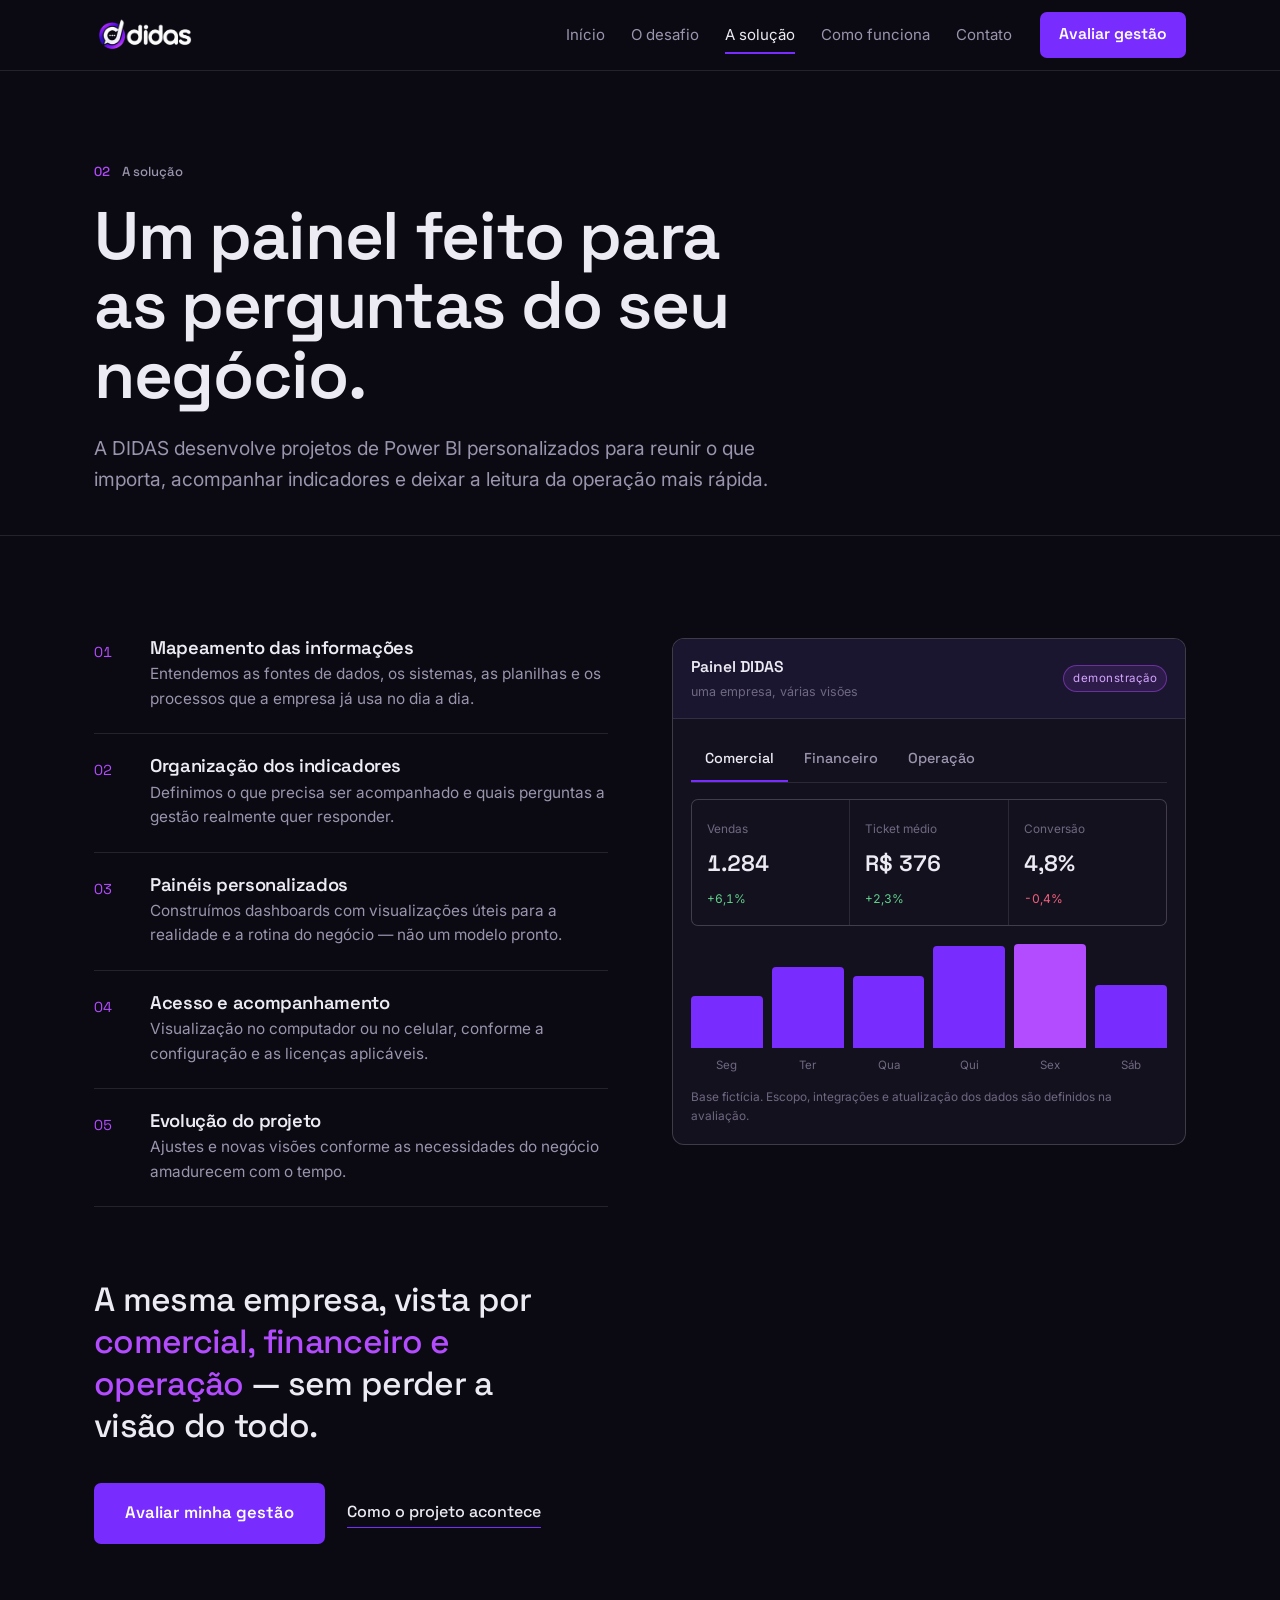
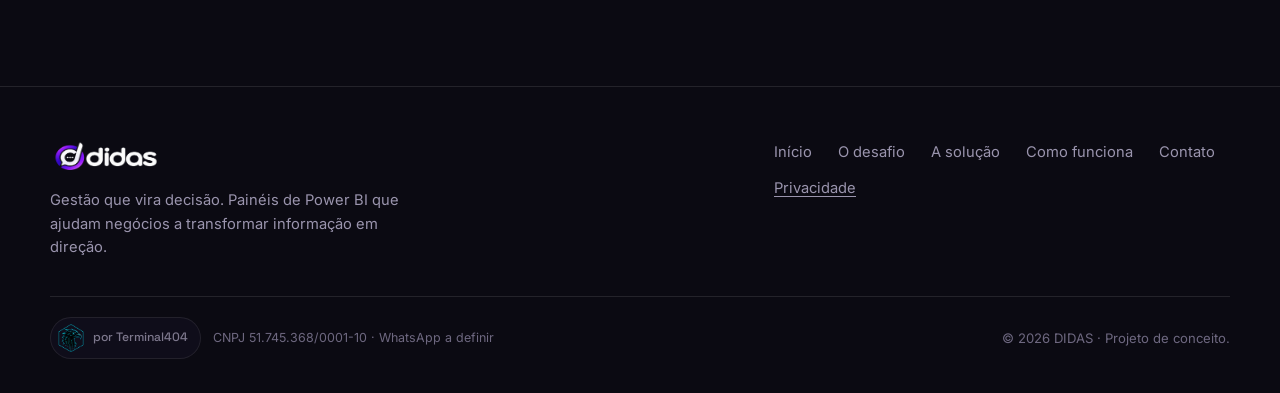
<file: solucao.html>
<!DOCTYPE html>
<html lang="pt-BR">
<head>
  <meta charset="UTF-8" />
  <meta name="viewport" content="width=device-width, initial-scale=1.0" />
  <title>A solução — um painel para as perguntas do seu negócio | DIDAS</title>
  <meta name="description" content="Projetos de Power BI personalizados: mapeamento das informações, indicadores que importam e painéis que cabem na rotina — comercial, financeiro e operação." />
  <meta name="theme-color" content="#0B0A12" />
  <link rel="icon" href="assets/img/favicon.webp" type="image/webp" />
  <link rel="preconnect" href="https://fonts.googleapis.com" />
  <link rel="preconnect" href="https://fonts.gstatic.com" crossorigin />
  <link href="https://fonts.googleapis.com/css2?family=Space+Grotesk:wght@400;500;600;700&family=Inter:wght@400;500;600&display=swap" rel="stylesheet" />
  <link rel="stylesheet" href="assets/css/styles.css" />
</head>
<body>
  <a class="skip-link" href="#main">Pular para o conteúdo</a>

  <header class="site-header">
    <div class="wrap header-row">
      <a class="brand" href="index.html" aria-label="DIDAS — início"><img src="assets/img/didas-logo.webp" alt="DIDAS" width="118" height="34" /></a>
      <nav class="nav" aria-label="Principal">
        <a href="index.html">Início</a>
        <a href="desafio.html">O desafio</a>
        <a href="solucao.html">A solução</a>
        <a href="processo.html">Como funciona</a>
        <a href="contato.html">Contato</a>
      </nav>
      <a class="btn nav-cta" href="contato.html">Avaliar gestão</a>
      <button class="nav-toggle" aria-expanded="false" aria-controls="drawer" aria-label="Menu"><span></span><span></span><span></span></button>
    </div>
    <div class="drawer" id="drawer" hidden>
      <nav aria-label="Menu">
        <a href="index.html">Início</a>
        <a href="desafio.html">O desafio</a>
        <a href="solucao.html">A solução</a>
        <a href="processo.html">Como funciona</a>
        <a href="contato.html">Contato</a>
        <a class="btn" href="contato.html">Avaliar gestão</a>
      </nav>
    </div>
  </header>

  <main id="main" tabindex="-1">
    <div class="page-head">
      <div class="wrap">
        <p class="eyebrow"><span class="ix">02</span> A solução</p>
        <h1>Um painel feito para as perguntas do seu negócio.</h1>
        <p class="intro">A DIDAS desenvolve projetos de Power BI personalizados para reunir o que importa, acompanhar indicadores e deixar a leitura da operação mais rápida.</p>
      </div>
    </div>

    <section class="section">
      <div class="wrap split">
        <ul class="caps">
          <li><div><h3>Mapeamento das informações</h3><p>Entendemos as fontes de dados, os sistemas, as planilhas e os processos que a empresa já usa no dia a dia.</p></div></li>
          <li><div><h3>Organização dos indicadores</h3><p>Definimos o que precisa ser acompanhado e quais perguntas a gestão realmente quer responder.</p></div></li>
          <li><div><h3>Painéis personalizados</h3><p>Construímos dashboards com visualizações úteis para a realidade e a rotina do negócio — não um modelo pronto.</p></div></li>
          <li><div><h3>Acesso e acompanhamento</h3><p>Visualização no computador ou no celular, conforme a configuração e as licenças aplicáveis.</p></div></li>
          <li><div><h3>Evolução do projeto</h3><p>Ajustes e novas visões conforme as necessidades do negócio amadurecem com o tempo.</p></div></li>
        </ul>

        <div class="sticky-device">
          <div class="device">
            <div class="device-bar">
              <div><span class="d-title">Painel DIDAS</span><span class="d-sub">uma empresa, várias visões</span></div>
              <span class="tag">demonstração</span>
            </div>
            <div class="device-body">
              <div class="tabs" role="tablist" aria-label="Visões do painel">
                <button class="tab is-active" role="tab" aria-selected="true" id="tab-comercial" aria-controls="panel-comercial">Comercial</button>
                <button class="tab" role="tab" aria-selected="false" id="tab-financeiro" aria-controls="panel-financeiro" tabindex="-1">Financeiro</button>
                <button class="tab" role="tab" aria-selected="false" id="tab-operacao" aria-controls="panel-operacao" tabindex="-1">Operação</button>
              </div>

              <div class="tab-panel is-active" id="panel-comercial" role="tabpanel" aria-labelledby="tab-comercial" tabindex="0">
                <div class="kpis">
                  <div class="kpi"><span class="k-label">Vendas</span><strong class="k-val">1.284</strong><span class="k-delta up">+6,1%</span></div>
                  <div class="kpi"><span class="k-label">Ticket médio</span><strong class="k-val">R$ 376</strong><span class="k-delta up">+2,3%</span></div>
                  <div class="kpi"><span class="k-label">Conversão</span><strong class="k-val">4,8%</strong><span class="k-delta down">-0,4%</span></div>
                </div>
                <div class="bars" role="img" aria-label="Vendas por dia da semana, pico na sexta">
                  <div class="bar" style="--h:40%"><span>Seg</span></div>
                  <div class="bar" style="--h:62%"><span>Ter</span></div>
                  <div class="bar" style="--h:55%"><span>Qua</span></div>
                  <div class="bar" style="--h:78%"><span>Qui</span></div>
                  <div class="bar peak" style="--h:92%"><span>Sex</span></div>
                  <div class="bar" style="--h:48%"><span>Sáb</span></div>
                </div>
              </div>

              <div class="tab-panel" id="panel-financeiro" role="tabpanel" aria-labelledby="tab-financeiro" tabindex="0" hidden>
                <div class="kpis">
                  <div class="kpi"><span class="k-label">Receita</span><strong class="k-val">R$ 482k</strong><span class="k-delta up">+12,4%</span></div>
                  <div class="kpi"><span class="k-label">Margem</span><strong class="k-val">31%</strong><span class="k-delta up">+1,8%</span></div>
                  <div class="kpi"><span class="k-label">Inadimplência</span><strong class="k-val">2,1%</strong><span class="k-delta up">-0,3%</span></div>
                </div>
                <div class="bars" role="img" aria-label="Receita por mês, tendência de alta até junho">
                  <div class="bar" style="--h:70%"><span>Jan</span></div>
                  <div class="bar" style="--h:58%"><span>Fev</span></div>
                  <div class="bar" style="--h:66%"><span>Mar</span></div>
                  <div class="bar" style="--h:82%"><span>Abr</span></div>
                  <div class="bar" style="--h:75%"><span>Mai</span></div>
                  <div class="bar peak" style="--h:94%"><span>Jun</span></div>
                </div>
              </div>

              <div class="tab-panel" id="panel-operacao" role="tabpanel" aria-labelledby="tab-operacao" tabindex="0" hidden>
                <div class="kpis">
                  <div class="kpi"><span class="k-label">Pedidos</span><strong class="k-val">937</strong><span class="k-delta up">+4,0%</span></div>
                  <div class="kpi"><span class="k-label">Prazo médio</span><strong class="k-val">1,8 dia</strong><span class="k-delta up">melhor</span></div>
                  <div class="kpi"><span class="k-label">Ruptura</span><strong class="k-val">3,4%</strong><span class="k-delta up">-0,6%</span></div>
                </div>
                <div class="bars" role="img" aria-label="Volume por centro de distribuição, pico no CD3">
                  <div class="bar" style="--h:52%"><span>CD1</span></div>
                  <div class="bar" style="--h:68%"><span>CD2</span></div>
                  <div class="bar peak" style="--h:88%"><span>CD3</span></div>
                  <div class="bar" style="--h:60%"><span>CD4</span></div>
                  <div class="bar" style="--h:72%"><span>CD5</span></div>
                  <div class="bar" style="--h:44%"><span>CD6</span></div>
                </div>
              </div>

              <p class="device-foot">Base fictícia. Escopo, integrações e atualização dos dados são definidos na avaliação.</p>
            </div>
          </div>
        </div>
      </div>

      <div class="wrap">
        <p class="pull">A mesma empresa, vista por <span class="accent">comercial, financeiro e operação</span> — sem perder a visão do todo.</p>
        <div class="hero-cta-row" style="margin-top:36px">
          <a class="btn btn-lg" href="contato.html">Avaliar minha gestão</a>
          <a class="textlink" href="processo.html">Como o projeto acontece</a>
        </div>
      </div>
    </section>
  </main>

  <footer class="site-footer">
    <div class="wrap footer-top">
      <div class="footer-brand">
        <img src="assets/img/didas-logo.webp" alt="DIDAS" width="112" height="32" />
        <p>Gestão que vira decisão. Painéis de Power BI que ajudam negócios a transformar informação em direção.</p>
      </div>
      <nav class="footer-nav" aria-label="Rodapé">
        <a href="index.html">Início</a>
        <a href="desafio.html">O desafio</a>
        <a href="solucao.html">A solução</a>
        <a href="processo.html">Como funciona</a>
        <a href="contato.html">Contato</a>
        <a href="#" class="inline-link">Privacidade</a>
      </nav>
    </div>
    <div class="wrap footer-base">
      <div class="footer-credit">
        <a class="site-credit" href="https://www.terminal404.com.br/" target="_blank" rel="noopener" aria-label="Site desenvolvido por Terminal404"><img src="assets/img/terminal404.webp" alt="" width="28" height="28" /><span>por Terminal404</span></a>
        <span class="credit-meta">CNPJ 51.745.368/0001-10 · WhatsApp <span id="wa-text">a definir</span></span>
      </div>
      <p>© <span id="year"></span> DIDAS · Projeto de conceito.</p>
    </div>
  </footer>

  <script src="assets/js/main.js" defer></script>
</body>
</html>
</file>
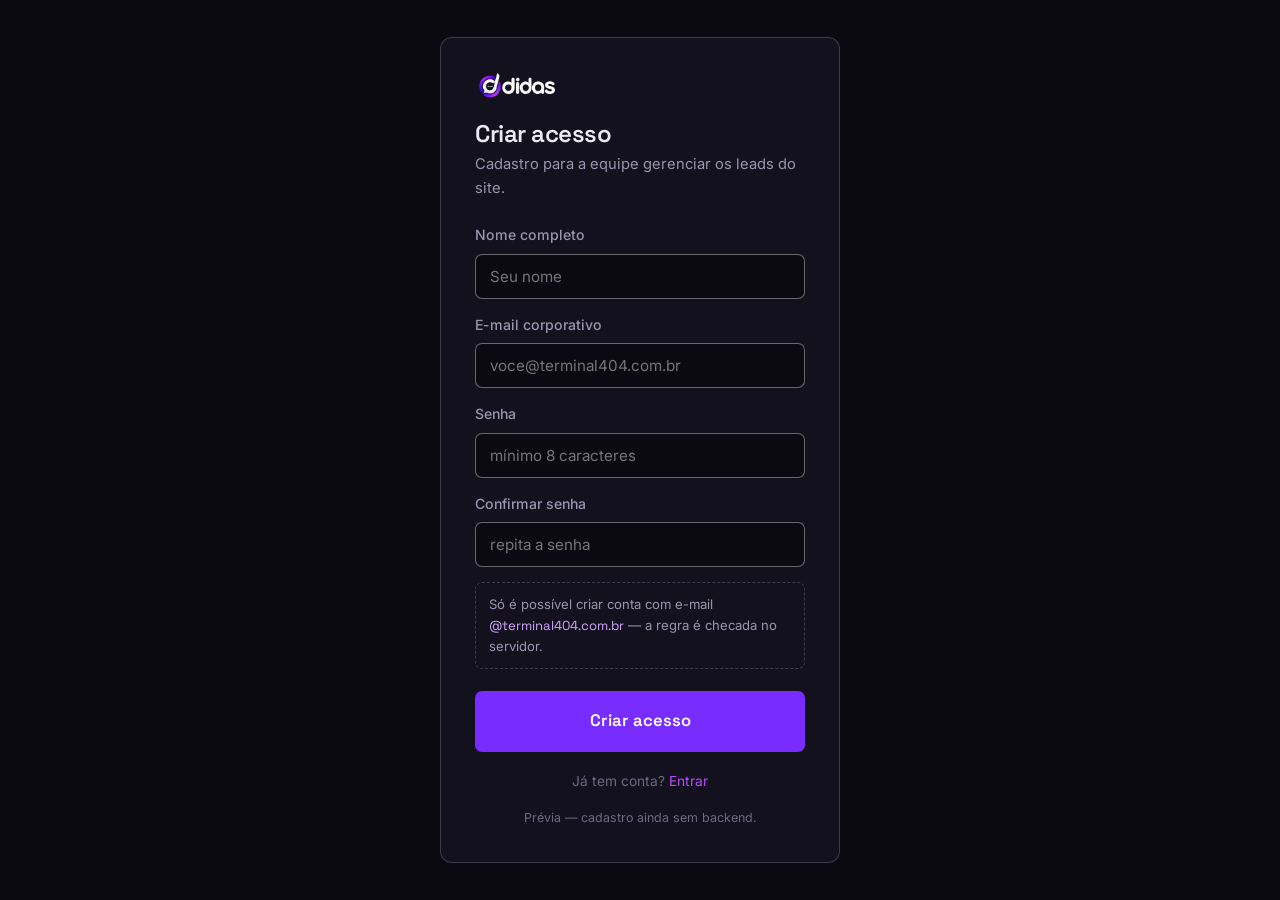
<file: admin/cadastro.html>
<!DOCTYPE html>
<html lang="pt-BR">
<head>
  <meta charset="UTF-8" />
  <meta name="viewport" content="width=device-width, initial-scale=1.0" />
  <title>Criar acesso — Painel DIDAS</title>
  <meta name="robots" content="noindex" />
  <meta name="theme-color" content="#0B0A12" />
  <link rel="icon" href="../assets/img/favicon.webp" type="image/webp" />
  <link rel="preconnect" href="https://fonts.googleapis.com" />
  <link rel="preconnect" href="https://fonts.gstatic.com" crossorigin />
  <link href="https://fonts.googleapis.com/css2?family=Space+Grotesk:wght@400;500;600;700&family=Inter:wght@400;500;600&display=swap" rel="stylesheet" />
  <link rel="stylesheet" href="../assets/css/styles.css" />
  <link rel="stylesheet" href="admin.css" />
</head>
<body class="admin-body">
  <div class="auth-wrap">
    <main class="auth-card">
      <span class="brand"><img src="../assets/img/didas-logo.webp" alt="DIDAS" width="112" height="28" /></span>
      <h1>Criar acesso</h1>
      <p class="sub">Cadastro para a equipe gerenciar os leads do site.</p>

      <!-- Prévia visual. A criação real da conta e a regra de domínio entram no backend. -->
      <form action="login.html" method="get" novalidate>
        <div class="field">
          <label for="nome">Nome completo</label>
          <input type="text" id="nome" name="nome" autocomplete="name" placeholder="Seu nome" />
        </div>
        <div class="field">
          <label for="email">E-mail corporativo</label>
          <input type="email" id="email" name="email" autocomplete="email" placeholder="voce@terminal404.com.br" />
        </div>
        <div class="field">
          <label for="senha">Senha</label>
          <input type="password" id="senha" name="senha" autocomplete="new-password" placeholder="mínimo 8 caracteres" />
        </div>
        <div class="field">
          <label for="senha2">Confirmar senha</label>
          <input type="password" id="senha2" name="senha2" autocomplete="new-password" placeholder="repita a senha" />
        </div>
        <div class="auth-rule"><span>Só é possível criar conta com e-mail <code>@terminal404.com.br</code> — a regra é checada no servidor.</span></div>
        <button type="submit" class="btn btn-lg">Criar acesso</button>
      </form>

      <p class="auth-alt">Já tem conta? <a href="login.html">Entrar</a></p>
      <p class="auth-note">Prévia — cadastro ainda sem backend.</p>
    </main>
  </div>
</body>
</html>
</file>
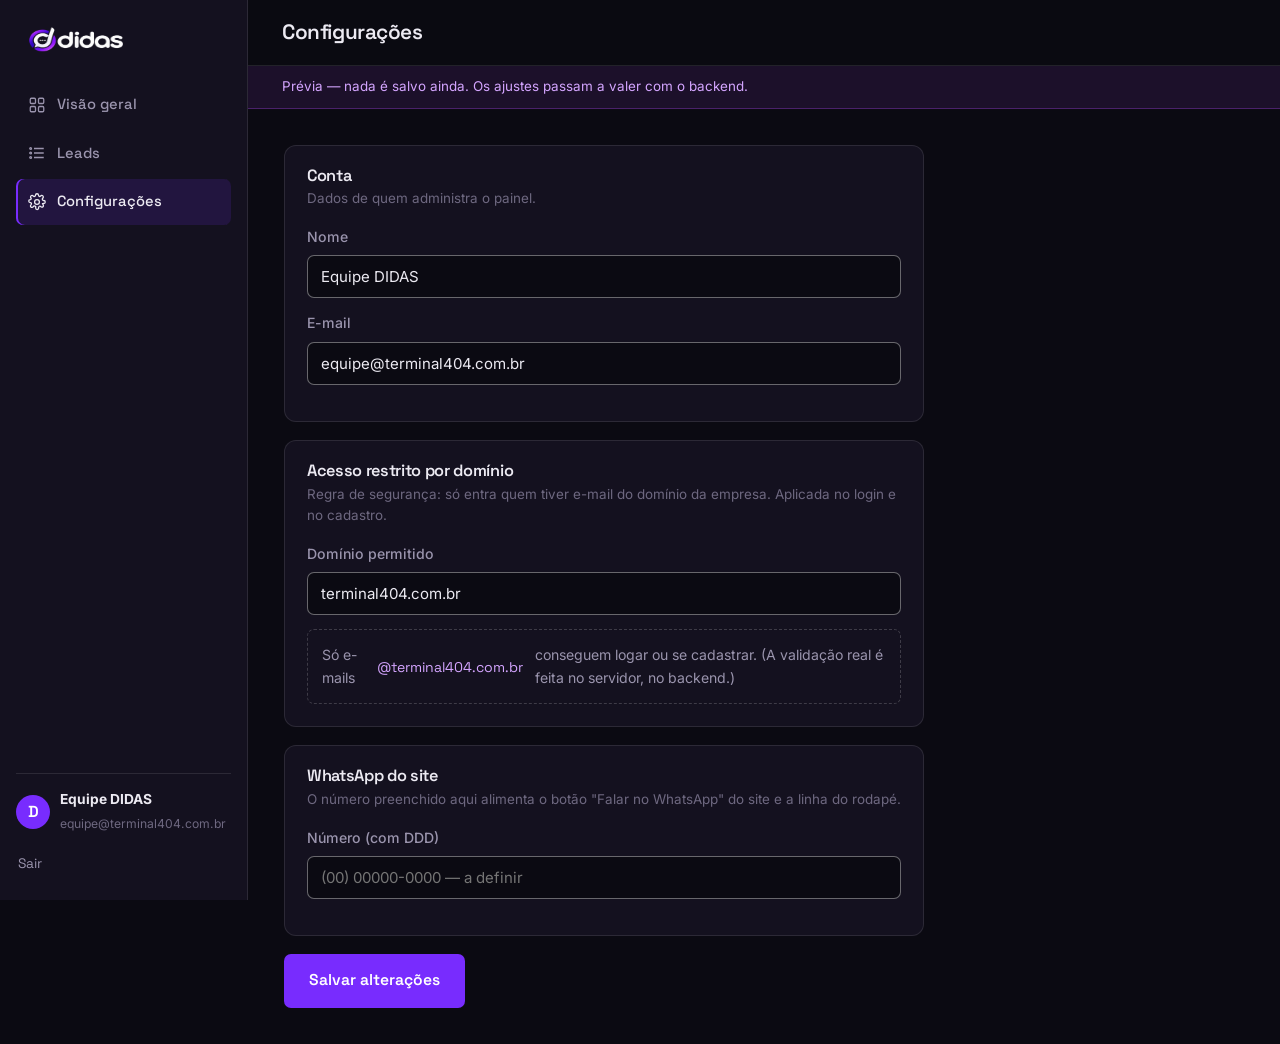
<file: admin/configuracoes.html>
<!DOCTYPE html>
<html lang="pt-BR">
<head>
  <meta charset="UTF-8" />
  <meta name="viewport" content="width=device-width, initial-scale=1.0" />
  <title>Configurações — Painel DIDAS</title>
  <meta name="robots" content="noindex" />
  <meta name="theme-color" content="#0B0A12" />
  <link rel="icon" href="../assets/img/favicon.webp" type="image/webp" />
  <link rel="preconnect" href="https://fonts.googleapis.com" />
  <link rel="preconnect" href="https://fonts.gstatic.com" crossorigin />
  <link href="https://fonts.googleapis.com/css2?family=Space+Grotesk:wght@400;500;600;700&family=Inter:wght@400;500;600&display=swap" rel="stylesheet" />
  <link rel="stylesheet" href="../assets/css/styles.css" />
  <link rel="stylesheet" href="admin.css" />
</head>
<body class="admin-body">
  <div class="admin-shell">
    <aside class="sidebar">
      <a class="sb-brand" href="index.html"><img src="../assets/img/didas-logo.webp" alt="DIDAS" width="104" height="28" /></a>
      <nav class="sb-nav" aria-label="Painel">
        <a href="index.html"><svg viewBox="0 0 24 24" fill="none" stroke="currentColor" stroke-width="1.7"><rect x="3" y="3" width="7" height="7" rx="1.5"/><rect x="14" y="3" width="7" height="7" rx="1.5"/><rect x="3" y="14" width="7" height="7" rx="1.5"/><rect x="14" y="14" width="7" height="7" rx="1.5"/></svg> Visão geral</a>
        <a href="leads.html"><svg viewBox="0 0 24 24" fill="none" stroke="currentColor" stroke-width="1.7"><path d="M8 6h13M8 12h13M8 18h13"/><circle cx="3.5" cy="6" r="1.2"/><circle cx="3.5" cy="12" r="1.2"/><circle cx="3.5" cy="18" r="1.2"/></svg> Leads</a>
        <a href="configuracoes.html"><svg viewBox="0 0 24 24" fill="none" stroke="currentColor" stroke-width="1.7"><circle cx="12" cy="12" r="3.2"/><path d="M19.4 13.5a1.6 1.6 0 0 0 .3 1.7l.1.1a2 2 0 1 1-2.8 2.8l-.1-.1a1.6 1.6 0 0 0-2.7 1.1V20a2 2 0 1 1-4 0v-.1A1.6 1.6 0 0 0 7 18.3l-.1.1a2 2 0 1 1-2.8-2.8l.1-.1a1.6 1.6 0 0 0-1.1-2.7H3a2 2 0 1 1 0-4h.1A1.6 1.6 0 0 0 4.3 7l-.1-.1a2 2 0 1 1 2.8-2.8l.1.1a1.6 1.6 0 0 0 1.7.3H9a1.6 1.6 0 0 0 1-1.5V3a2 2 0 1 1 4 0v.1a1.6 1.6 0 0 0 2.7 1.1l.1-.1a2 2 0 1 1 2.8 2.8l-.1.1a1.6 1.6 0 0 0-.3 1.7V9a1.6 1.6 0 0 0 1.5 1H21a2 2 0 1 1 0 4h-.1a1.6 1.6 0 0 0-1.5 1Z"/></svg> Configurações</a>
      </nav>
      <div class="sb-foot">
        <div class="sb-user"><span class="avatar">D</span><div><b>Equipe DIDAS</b><small>equipe@terminal404.com.br</small></div></div>
        <a class="sb-logout" href="login.html">Sair</a>
      </div>
    </aside>

    <main class="admin-content">
      <header class="content-top">
        <button class="sb-toggle" aria-label="Abrir menu" aria-expanded="false"><span></span><span></span><span></span></button>
        <h1>Configurações</h1>
      </header>
      <div class="preview-banner"><div class="inner">Prévia — nada é salvo ainda. Os ajustes passam a valer com o backend.</div></div>

      <div class="content-body">
        <div class="set-section">
          <div class="set-block">
            <h2>Conta</h2>
            <p class="s-hint">Dados de quem administra o painel.</p>
            <div class="set-field"><label for="c-nome">Nome</label><input type="text" id="c-nome" value="Equipe DIDAS" /></div>
            <div class="set-field"><label for="c-email">E-mail</label><input type="email" id="c-email" value="equipe@terminal404.com.br" /></div>
          </div>

          <div class="set-block">
            <h2>Acesso restrito por domínio</h2>
            <p class="s-hint">Regra de segurança: só entra quem tiver e-mail do domínio da empresa. Aplicada no login e no cadastro.</p>
            <div class="set-field"><label for="c-dominio">Domínio permitido</label><input type="text" id="c-dominio" value="terminal404.com.br" /></div>
            <div class="set-rule">Só e-mails <code>@terminal404.com.br</code> conseguem logar ou se cadastrar. (A validação real é feita no servidor, no backend.)</div>
          </div>

          <div class="set-block">
            <h2>WhatsApp do site</h2>
            <p class="s-hint">O número preenchido aqui alimenta o botão "Falar no WhatsApp" do site e a linha do rodapé.</p>
            <div class="set-field"><label for="c-wa">Número (com DDD)</label><input type="tel" id="c-wa" placeholder="(00) 00000-0000 — a definir" /></div>
          </div>

          <button type="button" class="btn">Salvar alterações</button>
        </div>
      </div>
    </main>
  </div>

  <script src="admin.js" defer></script>
</body>
</html>
</file>
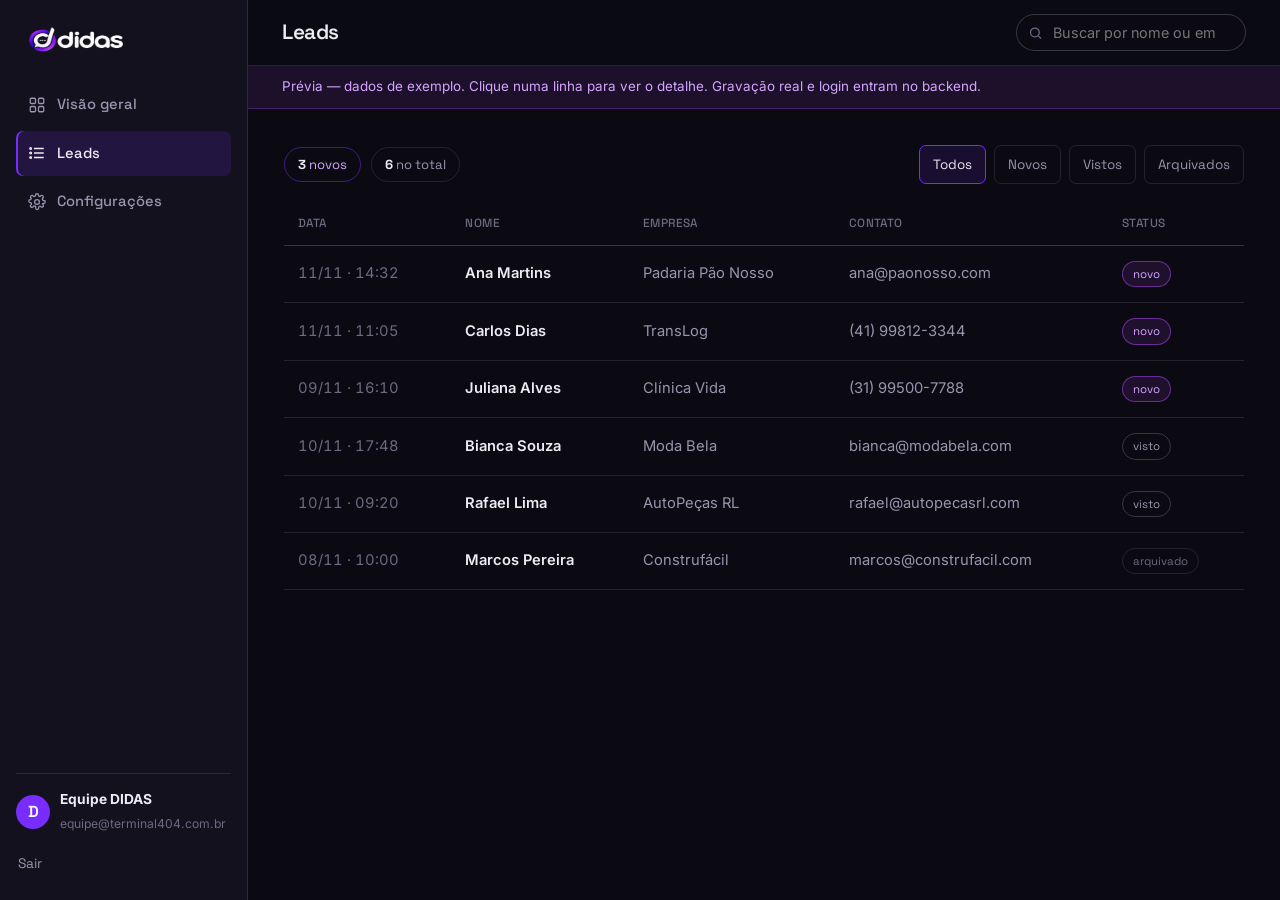
<file: admin/leads.html>
<!DOCTYPE html>
<html lang="pt-BR">
<head>
  <meta charset="UTF-8" />
  <meta name="viewport" content="width=device-width, initial-scale=1.0" />
  <title>Leads — Painel DIDAS</title>
  <meta name="robots" content="noindex" />
  <meta name="theme-color" content="#0B0A12" />
  <link rel="icon" href="../assets/img/favicon.webp" type="image/webp" />
  <link rel="preconnect" href="https://fonts.googleapis.com" />
  <link rel="preconnect" href="https://fonts.gstatic.com" crossorigin />
  <link href="https://fonts.googleapis.com/css2?family=Space+Grotesk:wght@400;500;600;700&family=Inter:wght@400;500;600&display=swap" rel="stylesheet" />
  <link rel="stylesheet" href="../assets/css/styles.css" />
  <link rel="stylesheet" href="admin.css" />
</head>
<body class="admin-body">
  <div class="admin-shell">
    <aside class="sidebar">
      <a class="sb-brand" href="index.html"><img src="../assets/img/didas-logo.webp" alt="DIDAS" width="104" height="28" /></a>
      <nav class="sb-nav" aria-label="Painel">
        <a href="index.html"><svg viewBox="0 0 24 24" fill="none" stroke="currentColor" stroke-width="1.7"><rect x="3" y="3" width="7" height="7" rx="1.5"/><rect x="14" y="3" width="7" height="7" rx="1.5"/><rect x="3" y="14" width="7" height="7" rx="1.5"/><rect x="14" y="14" width="7" height="7" rx="1.5"/></svg> Visão geral</a>
        <a href="leads.html"><svg viewBox="0 0 24 24" fill="none" stroke="currentColor" stroke-width="1.7"><path d="M8 6h13M8 12h13M8 18h13"/><circle cx="3.5" cy="6" r="1.2"/><circle cx="3.5" cy="12" r="1.2"/><circle cx="3.5" cy="18" r="1.2"/></svg> Leads</a>
        <a href="configuracoes.html"><svg viewBox="0 0 24 24" fill="none" stroke="currentColor" stroke-width="1.7"><circle cx="12" cy="12" r="3.2"/><path d="M19.4 13.5a1.6 1.6 0 0 0 .3 1.7l.1.1a2 2 0 1 1-2.8 2.8l-.1-.1a1.6 1.6 0 0 0-2.7 1.1V20a2 2 0 1 1-4 0v-.1A1.6 1.6 0 0 0 7 18.3l-.1.1a2 2 0 1 1-2.8-2.8l.1-.1a1.6 1.6 0 0 0-1.1-2.7H3a2 2 0 1 1 0-4h.1A1.6 1.6 0 0 0 4.3 7l-.1-.1a2 2 0 1 1 2.8-2.8l.1.1a1.6 1.6 0 0 0 1.7.3H9a1.6 1.6 0 0 0 1-1.5V3a2 2 0 1 1 4 0v.1a1.6 1.6 0 0 0 2.7 1.1l.1-.1a2 2 0 1 1 2.8 2.8l-.1.1a1.6 1.6 0 0 0-.3 1.7V9a1.6 1.6 0 0 0 1.5 1H21a2 2 0 1 1 0 4h-.1a1.6 1.6 0 0 0-1.5 1Z"/></svg> Configurações</a>
      </nav>
      <div class="sb-foot">
        <div class="sb-user"><span class="avatar">D</span><div><b>Equipe DIDAS</b><small>equipe@terminal404.com.br</small></div></div>
        <a class="sb-logout" href="login.html">Sair</a>
      </div>
    </aside>

    <main class="admin-content">
      <header class="content-top">
        <button class="sb-toggle" aria-label="Abrir menu" aria-expanded="false"><span></span><span></span><span></span></button>
        <h1>Leads</h1>
        <div class="top-actions">
          <div class="search">
            <svg viewBox="0 0 24 24" fill="none" stroke="currentColor" stroke-width="2"><circle cx="11" cy="11" r="7"/><path d="M21 21l-4.3-4.3"/></svg>
            <input type="search" id="search" placeholder="Buscar por nome ou empresa" aria-label="Buscar leads" />
          </div>
        </div>
      </header>
      <div class="preview-banner"><div class="inner">Prévia — dados de exemplo. Clique numa linha para ver o detalhe. Gravação real e login entram no backend.</div></div>

      <div class="content-body">
        <div class="toolbar">
          <div class="chips">
            <span class="chip accent"><b>3</b> novos</span>
            <span class="chip"><b>6</b> no total</span>
          </div>
          <div class="filters" role="group" aria-label="Filtrar por status">
            <button class="filter is-active" data-filter="todos">Todos</button>
            <button class="filter" data-filter="novo">Novos</button>
            <button class="filter" data-filter="visto">Vistos</button>
            <button class="filter" data-filter="arquivado">Arquivados</button>
          </div>
        </div>

        <table class="leads">
          <thead>
            <tr><th>Data</th><th>Nome</th><th>Empresa</th><th>Contato</th><th>Status</th></tr>
          </thead>
          <tbody>
            <tr class="lead" data-status="novo" data-data="11/11/2026 · 14:32" data-nome="Ana Martins" data-empresa="Padaria Pão Nosso · alimentação" data-contato="ana@paonosso.com" data-desafios="Dados espalhados, Relatórios que consomem tempo" data-organiza="Planilhas (Excel / Google Sheets)" data-mensagem="Queria acompanhar as vendas por loja num lugar só." data-origem="desafio.html">
              <td data-l="Data" class="l-date">11/11 · 14:32</td><td data-l="Nome" class="l-name">Ana Martins</td><td data-l="Empresa" class="l-co">Padaria Pão Nosso</td><td data-l="Contato" class="l-contact">ana@paonosso.com</td><td data-l="Status"><span class="badge novo">novo</span></td>
            </tr>
            <tr class="lead" data-status="novo" data-data="11/11/2026 · 11:05" data-nome="Carlos Dias" data-empresa="TransLog · logística" data-contato="(41) 99812-3344" data-desafios="Gestão no retrovisor" data-organiza="Um ou mais sistemas (ERP, CRM)" data-mensagem="Descubro os problemas de frota tarde demais." data-origem="contato.html">
              <td data-l="Data" class="l-date">11/11 · 11:05</td><td data-l="Nome" class="l-name">Carlos Dias</td><td data-l="Empresa" class="l-co">TransLog</td><td data-l="Contato" class="l-contact">(41) 99812-3344</td><td data-l="Status"><span class="badge novo">novo</span></td>
            </tr>
            <tr class="lead" data-status="novo" data-data="09/11/2026 · 16:10" data-nome="Juliana Alves" data-empresa="Clínica Vida · saúde" data-contato="(31) 99500-7788" data-desafios="Relatórios que consomem tempo, Indicadores sem contexto" data-organiza="Planilhas + sistemas misturados" data-mensagem="" data-origem="desafio.html">
              <td data-l="Data" class="l-date">09/11 · 16:10</td><td data-l="Nome" class="l-name">Juliana Alves</td><td data-l="Empresa" class="l-co">Clínica Vida</td><td data-l="Contato" class="l-contact">(31) 99500-7788</td><td data-l="Status"><span class="badge novo">novo</span></td>
            </tr>
            <tr class="lead" data-status="visto" data-data="10/11/2026 · 17:48" data-nome="Bianca Souza" data-empresa="Moda Bela · varejo" data-contato="bianca@modabela.com" data-desafios="Indicadores sem contexto" data-organiza="Planilhas (Excel / Google Sheets)" data-mensagem="Tenho números, mas não sei o que olhar primeiro." data-origem="contato.html">
              <td data-l="Data" class="l-date">10/11 · 17:48</td><td data-l="Nome" class="l-name">Bianca Souza</td><td data-l="Empresa" class="l-co">Moda Bela</td><td data-l="Contato" class="l-contact">bianca@modabela.com</td><td data-l="Status"><span class="badge visto">visto</span></td>
            </tr>
            <tr class="lead" data-status="visto" data-data="10/11/2026 · 09:20" data-nome="Rafael Lima" data-empresa="AutoPeças RL · automotivo" data-contato="rafael@autopecasrl.com" data-desafios="Dados espalhados" data-organiza="Planilhas + sistemas misturados" data-mensagem="Estoque e vendas em lugares diferentes." data-origem="contato.html">
              <td data-l="Data" class="l-date">10/11 · 09:20</td><td data-l="Nome" class="l-name">Rafael Lima</td><td data-l="Empresa" class="l-co">AutoPeças RL</td><td data-l="Contato" class="l-contact">rafael@autopecasrl.com</td><td data-l="Status"><span class="badge visto">visto</span></td>
            </tr>
            <tr class="lead" data-status="arquivado" data-data="08/11/2026 · 10:00" data-nome="Marcos Pereira" data-empresa="Construfácil · construção" data-contato="marcos@construfacil.com" data-desafios="Gestão no retrovisor" data-organiza="Ainda não tem organização definida" data-mensagem="" data-origem="desafio.html">
              <td data-l="Data" class="l-date">08/11 · 10:00</td><td data-l="Nome" class="l-name">Marcos Pereira</td><td data-l="Empresa" class="l-co">Construfácil</td><td data-l="Contato" class="l-contact">marcos@construfacil.com</td><td data-l="Status"><span class="badge arquivado">arquivado</span></td>
            </tr>
          </tbody>
        </table>
      </div>
    </main>
  </div>

  <div class="drawer-overlay" id="drawer-overlay" hidden></div>
  <aside class="drawer" id="drawer" role="dialog" aria-modal="true" aria-labelledby="d-nome" aria-hidden="true">
    <div class="drawer-head">
      <div><h2 id="d-nome">—</h2><p class="d-co" id="d-empresa">—</p></div>
      <button class="drawer-close" aria-label="Fechar">×</button>
    </div>
    <dl>
      <dt>Status</dt><dd><span class="badge novo" id="d-status">novo</span></dd>
      <dt>Recebido em</dt><dd id="d-data">—</dd>
      <dt>Contato</dt><dd id="d-contato">—</dd>
      <dt>Principais desafios</dt><dd id="d-desafios">—</dd>
      <dt>Como organiza os dados</dt><dd id="d-organiza">—</dd>
      <dt>Mensagem</dt><dd id="d-mensagem">—</dd>
      <dt>Origem</dt><dd id="d-origem">—</dd>
    </dl>
    <div class="drawer-actions">
      <div class="row">
        <button type="button" class="btn btn-line">Marcar como visto</button>
        <button type="button" class="btn btn-line">Arquivar</button>
      </div>
      <a class="btn btn-wa" href="#" aria-disabled="true">Responder no WhatsApp</a>
      <p class="c-sub" style="margin:0">As ações são ilustrativas — passam a funcionar com o backend.</p>
    </div>
  </aside>

  <script src="admin.js" defer></script>
</body>
</html>
</file>
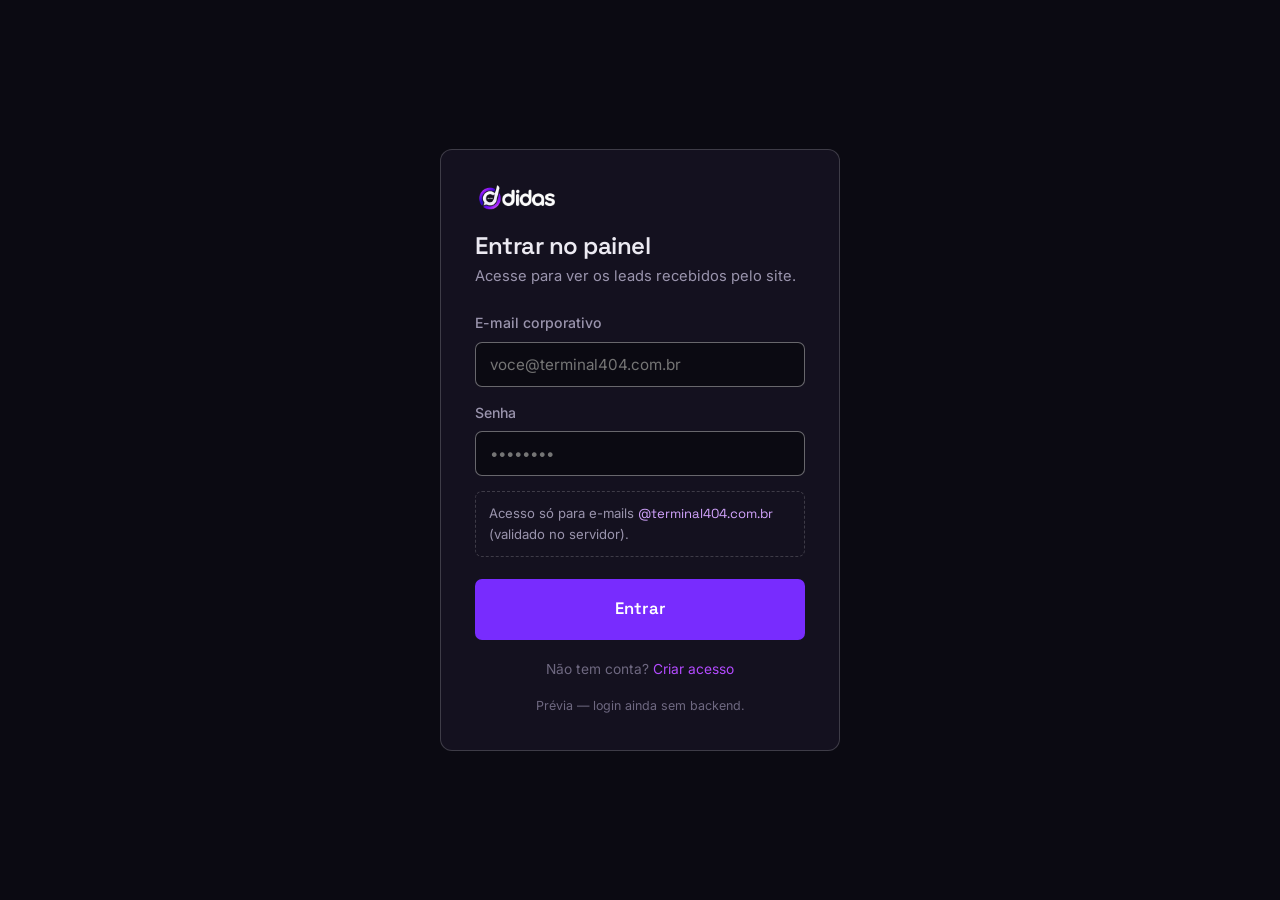
<file: admin/login.html>
<!DOCTYPE html>
<html lang="pt-BR">
<head>
  <meta charset="UTF-8" />
  <meta name="viewport" content="width=device-width, initial-scale=1.0" />
  <title>Entrar — Painel DIDAS</title>
  <meta name="robots" content="noindex" />
  <meta name="theme-color" content="#0B0A12" />
  <link rel="icon" href="../assets/img/favicon.webp" type="image/webp" />
  <link rel="preconnect" href="https://fonts.googleapis.com" />
  <link rel="preconnect" href="https://fonts.gstatic.com" crossorigin />
  <link href="https://fonts.googleapis.com/css2?family=Space+Grotesk:wght@400;500;600;700&family=Inter:wght@400;500;600&display=swap" rel="stylesheet" />
  <link rel="stylesheet" href="../assets/css/styles.css" />
  <link rel="stylesheet" href="admin.css" />
</head>
<body class="admin-body">
  <div class="auth-wrap">
    <main class="auth-card">
      <span class="brand"><img src="../assets/img/didas-logo.webp" alt="DIDAS" width="112" height="28" /></span>
      <h1>Entrar no painel</h1>
      <p class="sub">Acesse para ver os leads recebidos pelo site.</p>

      <!-- Prévia visual. Autenticação real (sessão + senha + regra de domínio) entra no backend. -->
      <form action="index.html" method="get" novalidate>
        <div class="field">
          <label for="email">E-mail corporativo</label>
          <input type="email" id="email" name="email" autocomplete="username" placeholder="voce@terminal404.com.br" />
        </div>
        <div class="field">
          <label for="senha">Senha</label>
          <input type="password" id="senha" name="senha" autocomplete="current-password" placeholder="••••••••" />
        </div>
        <div class="auth-rule"><span>Acesso só para e-mails <code>@terminal404.com.br</code> (validado no servidor).</span></div>
        <button type="submit" class="btn btn-lg">Entrar</button>
      </form>

      <p class="auth-alt">Não tem conta? <a href="cadastro.html">Criar acesso</a></p>
      <p class="auth-note">Prévia — login ainda sem backend.</p>
    </main>
  </div>
</body>
</html>
</file>
<file: assets/css/styles.css>
/* ============================================================
   DIDAS — sistema visual (multi-página)
   Editorial-técnico, escuro e chapado. Roxo como acento único.
   Sem blobs, sem glass, sem gradiente decorativo.
   ============================================================ */

:root {
  /* Base chapada */
  --ink: #0B0A12;
  --panel: #14111F;
  --panel-2: #1B1630;
  --paper: #ECEAF2;
  --muted: #9A94AD;
  --faint: #6E6880;

  /* Acento de marca (sólido) */
  --violet: #782CFE;
  --violet-deep: #5416C8;
  --violet-lum: #B34BFF;

  /* Dados (funcional, não decorativo) */
  --pos: #5FD08A;
  --neg: #F2607D;

  /* Linhas */
  --line: rgba(255,255,255,0.10);
  --line-2: rgba(255,255,255,0.18);

  /* Raios — variados de propósito */
  --r-xs: 4px;
  --r-sm: 7px;
  --r-md: 12px;
  --r-pill: 999px;

  --wrap: 1180px;
  --gutter: clamp(18px, 4vw, 44px);

  --ff-display: "Space Grotesk", system-ui, sans-serif;
  --ff-body: "Inter", system-ui, sans-serif;
}

*, *::before, *::after { box-sizing: border-box; }
* { margin: 0; }
html { scroll-behavior: smooth; }
[hidden] { display: none !important; }
body {
  font-family: var(--ff-body);
  background: var(--ink);
  color: var(--paper);
  line-height: 1.6;
  -webkit-font-smoothing: antialiased;
  text-rendering: optimizeLegibility;
  overflow-x: hidden;
}
img { max-width: 100%; display: block; }
a { color: inherit; text-decoration: none; }
button { font: inherit; cursor: pointer; color: inherit; }

h1, h2, h3 { font-family: var(--ff-display); font-weight: 600; line-height: 1.04; letter-spacing: -0.02em; }

.sr-only {
  position: absolute; width: 1px; height: 1px; padding: 0; margin: -1px;
  overflow: hidden; clip: rect(0 0 0 0); white-space: nowrap; border: 0;
}
.wrap { width: 100%; max-width: var(--wrap); margin-inline: auto; padding-inline: var(--gutter); }

.skip-link {
  position: absolute; left: 14px; top: -52px; z-index: 100;
  background: var(--violet); color: #fff; padding: 10px 16px; border-radius: var(--r-sm);
  transition: top .2s;
}
.skip-link:focus { top: 14px; }

:where(a, button, input, select, textarea, [tabindex]):focus-visible {
  outline: 2px solid var(--violet-lum); outline-offset: 3px; border-radius: 2px;
}

/* ---------- eixo tipográfico utilitário ---------- */
.eyebrow {
  font-family: var(--ff-display); font-weight: 500; font-size: 0.82rem;
  color: var(--muted); display: flex; align-items: baseline; gap: 12px;
}
.eyebrow .ix { color: var(--violet-lum); font-variant-numeric: tabular-nums; }
.mono-n { font-variant-numeric: tabular-nums; }

/* ============================================================
   BOTÕES / LINKS
   ============================================================ */
.btn {
  display: inline-flex; align-items: center; justify-content: center; gap: 10px;
  font-family: var(--ff-display); font-weight: 600; font-size: 0.98rem;
  padding: 13px 24px; border-radius: var(--r-sm); border: 1px solid transparent;
  background: var(--violet); color: #fff; transition: background .18s ease, transform .18s ease;
}
.btn:hover { background: var(--violet-deep); }
.btn:active { transform: translateY(1px); }
.btn-lg { padding: 16px 30px; font-size: 1.04rem; }
.btn-block { width: 100%; }
.btn-line { background: transparent; color: var(--paper); border-color: var(--line-2); }
.btn-line:hover { background: rgba(255,255,255,0.04); border-color: var(--violet); }
.btn-wa { background: #157a3f; }
.btn-wa:hover { background: #0f5c30; }

/* link quieto (substitui o 2º botão do hero) */
.textlink {
  font-family: var(--ff-display); font-weight: 500; color: var(--paper);
  border-bottom: 1px solid var(--violet); padding-bottom: 2px; transition: color .18s;
}
.textlink:hover { color: var(--violet-lum); border-color: var(--violet-lum); }
.inline-link { color: var(--violet-lum); text-decoration: underline; text-underline-offset: 3px; }
.inline-link:hover { color: #fff; }

/* ============================================================
   HEADER (sólido, sem blur)
   ============================================================ */
.site-header { position: sticky; top: 0; z-index: 50; background: var(--ink); border-bottom: 1px solid var(--line); }
.header-row { display: flex; align-items: center; gap: 28px; min-height: 70px; }
.brand img { height: 34px; width: auto; }
.nav { margin-left: auto; display: flex; gap: 26px; }
.nav a { color: var(--muted); font-size: 0.94rem; padding: 6px 0; position: relative; transition: color .18s; }
.nav a:hover { color: var(--paper); }
.nav a[aria-current="page"] { color: var(--paper); }
.nav a[aria-current="page"]::after {
  content: ""; position: absolute; left: 0; bottom: -1px; width: 100%; height: 2px; background: var(--violet);
}
.nav-cta { padding: 9px 18px; }
.nav-toggle { display: none; flex-direction: column; gap: 5px; background: none; border: 0; padding: 10px; margin-left: auto; }
.nav-toggle span { width: 24px; height: 2px; background: var(--paper); transition: .25s; }
.nav-toggle[aria-expanded="true"] span:nth-child(1) { transform: translateY(7px) rotate(45deg); }
.nav-toggle[aria-expanded="true"] span:nth-child(2) { opacity: 0; }
.nav-toggle[aria-expanded="true"] span:nth-child(3) { transform: translateY(-7px) rotate(-45deg); }
.drawer { border-bottom: 1px solid var(--line); background: var(--ink); }
.drawer nav { display: flex; flex-direction: column; padding: 10px var(--gutter) 22px; gap: 2px; }
.drawer a { padding: 13px 8px; color: var(--muted); border-radius: var(--r-sm); }
.drawer a:hover, .drawer a[aria-current="page"] { background: rgba(255,255,255,0.04); color: var(--paper); }
.drawer .btn { margin-top: 10px; }

/* ============================================================
   SEÇÕES / CABEÇALHO DE PÁGINA
   ============================================================ */
.section { padding: clamp(56px, 8vw, 104px) 0; }
.page-head { padding: clamp(48px, 7vw, 92px) 0 clamp(28px, 4vw, 40px); border-bottom: 1px solid var(--line); }
.page-head .eyebrow { margin-bottom: 20px; }
.page-head h1 { font-size: clamp(2.3rem, 6vw, 4.2rem); max-width: 16ch; }
.page-head .intro { color: var(--muted); font-size: clamp(1.02rem, 1.5vw, 1.2rem); margin-top: 22px; max-width: 58ch; }

/* ============================================================
   HERO (assimétrico)
   ============================================================ */
.hero { padding: clamp(40px, 6vw, 80px) 0 clamp(56px, 8vw, 96px); }
.hero-grid { display: grid; grid-template-columns: minmax(0, 1.08fr) minmax(0, 0.92fr); gap: clamp(28px, 5vw, 60px); align-items: end; }
.hero-index { font-family: var(--ff-display); font-weight: 500; color: var(--faint); font-size: 0.86rem; letter-spacing: 0.02em; margin-bottom: 26px; }
.hero-index b { color: var(--violet-lum); font-weight: 600; }
.hero h1 { font-size: clamp(2.6rem, 7vw, 5.2rem); font-weight: 700; letter-spacing: -0.03em; }
.hero h1 .thin { font-weight: 300; color: var(--muted); }
.hero-sub { color: var(--muted); font-size: clamp(1.05rem, 1.6vw, 1.26rem); margin-top: 26px; max-width: 48ch; }
.hero-cta-row { display: flex; flex-wrap: wrap; align-items: center; gap: 22px; margin-top: 40px; }
.hero-meta { margin-top: 30px; display: flex; gap: 30px; flex-wrap: wrap; border-top: 1px solid var(--line); padding-top: 22px; }
.hero-meta div { display: grid; gap: 2px; }
.hero-meta dt { color: var(--faint); font-size: 0.78rem; }
.hero-meta dd { font-family: var(--ff-display); font-weight: 600; font-size: 1.05rem; }

/* ============================================================
   DEVICE (painel — o "um elemento ousado")
   ============================================================ */
.device {
  background: var(--panel); border: 1px solid var(--line-2); border-radius: var(--r-md);
  overflow: hidden;
}
.device-bar {
  display: flex; align-items: center; justify-content: space-between; gap: 14px;
  padding: 16px 18px; border-bottom: 1px solid var(--line); background: var(--panel-2);
}
.device-bar h3, .device-bar .d-title { display: block; font-family: var(--ff-display); font-weight: 600; font-size: 0.98rem; }
.device-bar .d-sub { display: block; color: var(--faint); font-size: 0.78rem; margin-top: 2px; }
.tag {
  font-size: 0.72rem; letter-spacing: 0.04em; color: #D4A5FF; text-transform: lowercase;
  border: 1px solid rgba(179,75,255,0.45); background: rgba(179,75,255,0.12);
  padding: 3px 9px; border-radius: var(--r-pill); white-space: nowrap;
}
.device-body { padding: 18px; }

.kpis { display: grid; grid-template-columns: repeat(3, 1fr); gap: 1px; background: var(--line); border: 1px solid var(--line); border-radius: var(--r-sm); overflow: hidden; }
.kpi { background: var(--panel); padding: 15px; }
.kpi .k-label { color: var(--faint); font-size: 0.74rem; }
.kpi .k-val { display: block; font-family: var(--ff-display); font-weight: 600; font-size: 1.4rem; margin: 5px 0 3px; font-variant-numeric: tabular-nums; }
.kpi .k-delta { font-size: 0.75rem; font-variant-numeric: tabular-nums; }
.k-delta.up { color: var(--pos); }
.k-delta.down { color: var(--neg); }
.k-delta.flat { color: var(--faint); }

.spark { margin-top: 16px; height: 110px; }
.spark svg { width: 100%; height: 100%; }
.device-foot { color: var(--faint); font-size: 0.74rem; margin-top: 14px; }

/* barras */
.bars { display: flex; align-items: flex-end; gap: 9px; height: 130px; margin-top: 18px; }
.bar { flex: 1; display: flex; flex-direction: column; justify-content: flex-end; align-items: center; gap: 8px; height: 100%; color: var(--faint); font-size: 0.72rem; }
.bar::before { content: ""; width: 100%; height: var(--h); border-radius: var(--r-xs) var(--r-xs) 0 0; background: var(--violet); }
.bar.peak::before { background: var(--violet-lum); }

/* abas */
.tabs { display: flex; gap: 2px; border-bottom: 1px solid var(--line); margin-bottom: 16px; }
.tab { padding: 10px 14px; background: none; border: 0; border-bottom: 2px solid transparent; color: var(--muted); font-family: var(--ff-display); font-weight: 500; font-size: 0.9rem; }
.tab.is-active { color: var(--paper); border-bottom-color: var(--violet); }
.tab-panel { display: none; }
.tab-panel.is-active { display: block; }

/* ============================================================
   LEDGER (desafios) — linhas numeradas, não cards iguais
   ============================================================ */
.ledger { border-top: 1px solid var(--line); margin-top: 8px; }
.ledger-row {
  width: 100%; text-align: left; display: grid;
  grid-template-columns: 56px 1fr auto; align-items: start; gap: 20px;
  padding: 26px 8px; background: none; border: 0; border-bottom: 1px solid var(--line);
  transition: background .18s, padding-left .18s;
}
.ledger-row:hover { background: rgba(255,255,255,0.025); padding-left: 16px; }
.ledger-row .lr-ix { font-family: var(--ff-display); font-weight: 500; font-size: 1.1rem; color: var(--faint); font-variant-numeric: tabular-nums; padding-top: 3px; }
.ledger-row .lr-body h3 { font-size: 1.3rem; }
.ledger-row .lr-body p { color: var(--muted); margin-top: 7px; max-width: 54ch; }
.ledger-row .lr-mark {
  width: 26px; height: 26px; border-radius: var(--r-xs); border: 1px solid var(--line-2);
  display: grid; place-items: center; color: transparent; font-size: 0.9rem; transition: .18s; margin-top: 4px;
}
.ledger-row[aria-pressed="true"] { background: rgba(120,44,254,0.10); }
.ledger-row[aria-pressed="true"] .lr-ix { color: var(--violet-lum); }
.ledger-row[aria-pressed="true"] .lr-mark { background: var(--violet); border-color: var(--violet); color: #fff; }

.echo-bar { display: flex; flex-wrap: wrap; align-items: center; justify-content: space-between; gap: 20px; margin-top: 36px; padding: 22px 0 0; }
.echo-bar .echo { color: var(--muted); font-size: 1.05rem; max-width: 52ch; }
.echo-bar .echo b { color: var(--paper); font-weight: 600; }

.pull {
  font-family: var(--ff-display); font-weight: 500; font-size: clamp(1.4rem, 3vw, 2.1rem);
  line-height: 1.25; letter-spacing: -0.02em; max-width: 20ch; margin-top: clamp(40px, 6vw, 72px);
}
.pull .accent { color: var(--violet-lum); }

/* ============================================================
   SOLUÇÃO — lista de capacidades (editorial, não 3-grid)
   ============================================================ */
.split { display: grid; grid-template-columns: minmax(0,1fr) minmax(0,1fr); gap: clamp(28px,5vw,64px); align-items: start; }
.caps { list-style: none; padding: 0; counter-reset: cap; }
.caps li { display: grid; grid-template-columns: 40px 1fr; gap: 16px; padding: 22px 0; border-bottom: 1px solid var(--line); }
.caps li:first-child { padding-top: 0; }
.caps li::before { counter-increment: cap; content: "0" counter(cap); font-family: var(--ff-display); color: var(--violet-lum); font-variant-numeric: tabular-nums; font-size: 0.9rem; padding-top: 3px; }
.caps h3 { font-size: 1.15rem; }
.caps p { color: var(--muted); margin-top: 5px; font-size: 0.96rem; }
.sticky-device { position: sticky; top: 92px; }

/* ============================================================
   PROCESSO — etapas (botão semântico)
   ============================================================ */
.steps { list-style: none; padding: 0; counter-reset: step; margin-top: 8px; }
.step { border-bottom: 1px solid var(--line); }
.step-btn {
  width: 100%; text-align: left; background: none; border: 0; padding: 26px 8px;
  display: grid; grid-template-columns: 64px 1fr auto; align-items: center; gap: 20px; transition: background .18s;
}
.step-btn:hover { background: rgba(255,255,255,0.025); }
.step-ix { counter-increment: step; font-family: var(--ff-display); font-weight: 500; font-size: 1.5rem; color: var(--faint); font-variant-numeric: tabular-nums; }
.step[data-open="true"] .step-ix { color: var(--violet-lum); }
.step-head h3 { font-size: 1.3rem; }
.step-toggle { color: var(--muted); font-family: var(--ff-display); font-size: 1.4rem; line-height: 1; transition: transform .2s, color .2s; }
.step[data-open="true"] .step-toggle { transform: rotate(45deg); color: var(--violet-lum); }
.step-detail { padding: 0 8px 26px 92px; color: var(--muted); max-width: 70ch; }
@media (max-width: 620px) { .step-detail { padding-left: 8px; } }

/* ============================================================
   CONTATO / FORMULÁRIO
   ============================================================ */
.contact-grid { display: grid; grid-template-columns: minmax(0,0.9fr) minmax(0,1.1fr); gap: clamp(32px,5vw,64px); align-items: start; }
.contact-side h2 { font-size: clamp(1.7rem, 3vw, 2.4rem); }
.contact-side p { color: var(--muted); margin-top: 18px; }
.contact-side .btn-wa { margin: 26px 0 14px; }
.contact-side .fineprint { color: var(--faint); font-size: 0.84rem; }

.form { background: var(--panel); border: 1px solid var(--line-2); border-radius: var(--r-md); padding: clamp(22px,3vw,34px); display: grid; gap: 18px; }
.form-hint { color: var(--faint); font-size: 0.84rem; }
.hp { position: absolute; left: -9999px; width: 1px; height: 1px; overflow: hidden; }
.field { display: grid; gap: 7px; border: 0; padding: 0; min-width: 0; }
.field-row { display: grid; grid-template-columns: 1fr 1fr; gap: 16px; }
.form label, .form legend { font-size: 0.9rem; font-weight: 500; color: var(--muted); }
.req { color: var(--violet-lum); }
.form input, .form select, .form textarea {
  width: 100%; background: var(--ink); border: 1px solid rgba(255,255,255,0.38); border-radius: var(--r-sm);
  padding: 12px 14px; color: var(--paper); font-family: var(--ff-body); font-size: 0.95rem; transition: border-color .18s;
}
.form input::placeholder, .form textarea::placeholder { color: var(--faint); }
.form input:focus, .form select:focus, .form textarea:focus { border-color: var(--violet); }
.form textarea { resize: vertical; }
.checks { display: grid; gap: 10px; }
.check { display: flex; align-items: flex-start; gap: 10px; font-weight: 400; color: var(--paper); cursor: pointer; }
.check input { width: auto; accent-color: var(--violet); margin-top: 3px; }
.check-consent { font-size: 0.9rem; color: var(--muted); }

.err { color: var(--neg); font-size: 0.8rem; min-height: 1em; display: none; }
.err.show { display: block; }
.err-contato { margin-top: -8px; }
.field.invalid input, .field.invalid select, .form [aria-invalid="true"] { border-color: var(--neg); }
.errors-summary { background: rgba(242,96,125,0.1); border: 1px solid rgba(242,96,125,0.45); border-radius: var(--r-sm); padding: 14px 16px; color: #ffd0da; font-size: 0.9rem; }
.errors-summary strong { color: #fff; }
.errors-summary ul { margin: 4px 0 0; padding-left: 18px; }
.form-success { background: rgba(95,208,138,0.1); border: 1px solid rgba(95,208,138,0.4); color: #d6ffe8; border-radius: var(--r-sm); padding: 16px; font-size: 0.92rem; }

/* ============================================================
   FOOTER
   ============================================================ */
.site-footer { border-top: 1px solid var(--line); margin-top: 40px; }
.footer-top { display: grid; grid-template-columns: 1.5fr 1fr; gap: 40px; padding: 54px 0 36px; }
.footer-brand img { height: 32px; margin-bottom: 16px; }
.footer-brand p { color: var(--muted); max-width: 42ch; font-size: 0.92rem; }
.footer-nav { display: flex; flex-wrap: wrap; gap: 12px 26px; align-content: start; }
.footer-nav a { color: var(--muted); font-size: 0.92rem; }
.footer-nav a:hover { color: var(--paper); }
.footer-base { border-top: 1px solid var(--line); padding: 20px 0 34px; display: flex; justify-content: space-between; align-items: center; gap: 14px 24px; flex-wrap: wrap; }
.footer-base > p { color: var(--faint); font-size: 0.82rem; }
.footer-credit { display: flex; align-items: center; gap: 12px; flex-wrap: wrap; }
.credit-meta { color: var(--faint); font-size: 0.78rem; }

/* crédito Terminal404 — ESTÁTICO no rodapé (canto inferior esquerdo), não segue a rolagem */
.site-credit {
  display: inline-flex; align-items: center; gap: 8px;
  padding: 6px 12px 6px 6px; border-radius: var(--r-pill);
  background: rgba(20, 17, 31, 0.82); border: 1px solid var(--line);
  color: var(--muted); font-family: var(--ff-display); font-size: 0.76rem; font-weight: 500;
  opacity: 0.8; transition: opacity .2s, border-color .2s, color .2s;
}
.site-credit:hover { opacity: 1; border-color: var(--violet); color: var(--paper); }
.site-credit img { width: 28px; height: 28px; border-radius: 6px; }

/* ============================================================
   REVEAL (uma entrada só, gated por .js)
   ============================================================ */
.reveal { transition: opacity .5s ease, transform .5s ease; }
.js .reveal { opacity: 0; transform: translateY(14px); }
.js .reveal.in { opacity: 1; transform: none; }

/* ============================================================
   RESPONSIVO
   ============================================================ */
@media (max-width: 920px) {
  .nav, .nav-cta { display: none; }
  .nav-toggle { display: flex; }
  .hero-grid { grid-template-columns: 1fr; align-items: start; }
  .hero-device { order: 2; }
  .split, .contact-grid { grid-template-columns: 1fr; }
  .sticky-device { position: static; }
  .footer-top { grid-template-columns: 1fr; gap: 28px; }
}
@media (max-width: 620px) {
  .ledger-row { grid-template-columns: 40px 1fr; }
  .ledger-row .lr-mark { grid-column: 1; grid-row: 1; justify-self: start; }
  .step-btn { grid-template-columns: 48px 1fr auto; }
  .kpis { grid-template-columns: 1fr; }
  .field-row { grid-template-columns: 1fr; }
  .hero-cta-row { gap: 16px; }
  .hero-cta-row .btn { width: 100%; }
}
@media (prefers-reduced-motion: reduce) {
  html { scroll-behavior: auto; }
  *, *::before, *::after { transition-duration: .001ms !important; animation-duration: .001ms !important; }
  .js .reveal { opacity: 1; transform: none; }
}
</file>
<file: admin/admin.css>
/* Painel admin DIDAS — front (mock). Reaproveita tokens de ../assets/css/styles.css */

.admin-body { background: var(--ink); }

/* ---------- shell ---------- */
.admin-shell { display: grid; grid-template-columns: 248px 1fr; min-height: 100vh; }

.sidebar {
  position: sticky; top: 0; align-self: start; height: 100vh;
  display: flex; flex-direction: column; gap: 10px;
  background: var(--panel); border-right: 1px solid var(--line); padding: 20px 16px;
}
.sb-brand { display: block; padding: 6px 8px 18px; }
.sb-brand img { height: 28px; }
.sb-nav { display: grid; gap: 3px; }
.sb-nav a {
  display: flex; align-items: center; gap: 11px; padding: 11px 12px; border-radius: var(--r-sm);
  color: var(--muted); font-family: var(--ff-display); font-size: 0.92rem; font-weight: 500;
}
.sb-nav a svg { width: 18px; height: 18px; flex: none; }
.sb-nav a:hover { background: rgba(255,255,255,0.04); color: var(--paper); }
.sb-nav a[aria-current="page"] { background: rgba(120,44,254,0.14); color: var(--paper); box-shadow: inset 2px 0 0 var(--violet); }
.sb-foot { margin-top: auto; border-top: 1px solid var(--line); padding-top: 14px; display: grid; gap: 10px; }
.sb-user { display: flex; align-items: center; gap: 10px; }
.sb-user .avatar { width: 34px; height: 34px; border-radius: 50%; background: var(--violet); color: #fff; display: grid; place-items: center; font-family: var(--ff-display); font-weight: 600; }
.sb-user b { display: block; font-size: 0.86rem; }
.sb-user small { color: var(--faint); font-size: 0.76rem; }
.sb-logout { color: var(--muted); font-family: var(--ff-display); font-size: 0.86rem; padding: 6px 2px; }
.sb-logout:hover { color: var(--paper); }

/* ---------- conteúdo ---------- */
.admin-content { min-width: 0; display: flex; flex-direction: column; }
.content-top {
  position: sticky; top: 0; z-index: 8; background: rgba(11,10,18,0.9); backdrop-filter: none;
  border-bottom: 1px solid var(--line); display: flex; align-items: center; gap: 16px;
  padding: 0 clamp(18px, 3vw, 34px); min-height: 66px;
}
.content-top h1 { font-size: 1.3rem; }
.content-top .top-actions { margin-left: auto; display: flex; align-items: center; gap: 10px; }
.sb-toggle { display: none; flex-direction: column; gap: 4px; background: none; border: 0; padding: 8px; }
.sb-toggle span { width: 22px; height: 2px; background: var(--paper); }

.search { position: relative; }
.search input {
  background: var(--ink); border: 1px solid var(--line-2); border-radius: var(--r-pill);
  padding: 9px 14px 9px 36px; color: var(--paper); font-family: var(--ff-body); font-size: 0.9rem; width: 230px; max-width: 46vw;
}
.search input:focus { border-color: var(--violet); outline: none; }
.search svg { position: absolute; left: 12px; top: 50%; transform: translateY(-50%); width: 15px; height: 15px; color: var(--faint); }

.preview-banner { background: rgba(179,75,255,0.1); border-bottom: 1px solid rgba(179,75,255,0.3); }
.preview-banner .inner { padding: 10px clamp(18px, 3vw, 34px); color: #D4A5FF; font-size: 0.84rem; }
.content-body { padding: clamp(22px, 3vw, 36px); flex: 1; }

/* ---------- stats (dashboard) ---------- */
.stat-strip { display: grid; grid-template-columns: repeat(4, 1fr); border: 1px solid var(--line); border-radius: var(--r-md); overflow: hidden; margin-bottom: 26px; }
.stat { padding: 20px; border-right: 1px solid var(--line); }
.stat:last-child { border-right: 0; }
.stat .s-label { color: var(--faint); font-size: 0.78rem; }
.stat .s-val { display: block; font-family: var(--ff-display); font-weight: 700; font-size: 2rem; margin: 6px 0 2px; font-variant-numeric: tabular-nums; letter-spacing: -0.02em; }
.stat .s-sub { font-size: 0.78rem; color: var(--muted); }
.stat .s-sub.up { color: var(--pos); }
.stat.is-primary { background: rgba(120,44,254,0.1); }
.stat.is-primary .s-val { color: #fff; }

.panel-grid { display: grid; grid-template-columns: 1.4fr 1fr; gap: 22px; }
.card { border: 1px solid var(--line); border-radius: var(--r-md); background: var(--panel); padding: 20px; }
.card > h2 { font-size: 1.05rem; margin-bottom: 4px; }
.card > .c-sub { color: var(--faint); font-size: 0.82rem; margin-bottom: 18px; }

.chart-days { display: flex; align-items: flex-end; gap: 10px; height: 180px; }
.chart-days .cd { flex: 1; display: flex; flex-direction: column; align-items: center; gap: 8px; height: 100%; color: var(--faint); font-size: 0.72rem; }
.chart-days .cd::before { content: ""; width: 100%; height: var(--h); border-radius: var(--r-xs) var(--r-xs) 0 0; background: var(--violet); }
.chart-days .cd.peak::before { background: var(--violet-lum); }

.mini-leads { display: grid; gap: 2px; }
.mini-lead { display: flex; align-items: center; gap: 12px; padding: 11px 0; border-bottom: 1px solid var(--line); }
.mini-lead:last-child { border-bottom: 0; }
.mini-lead .ml-av { width: 30px; height: 30px; border-radius: 50%; background: var(--panel-2); border: 1px solid var(--line-2); display: grid; place-items: center; font-family: var(--ff-display); font-size: 0.82rem; color: var(--muted); flex: none; }
.mini-lead .ml-main { min-width: 0; }
.mini-lead .ml-main b { font-size: 0.9rem; }
.mini-lead .ml-main small { display: block; color: var(--faint); font-size: 0.78rem; white-space: nowrap; overflow: hidden; text-overflow: ellipsis; }
.mini-lead time { margin-left: auto; color: var(--faint); font-size: 0.76rem; white-space: nowrap; }

/* ---------- filtros + tabela de leads ---------- */
.toolbar { display: flex; flex-wrap: wrap; align-items: center; gap: 12px; margin-bottom: 18px; }
.chips { display: flex; gap: 10px; }
.chip { border: 1px solid var(--line); border-radius: var(--r-pill); padding: 6px 13px; font-size: 0.82rem; color: var(--muted); font-family: var(--ff-display); }
.chip b { color: var(--paper); font-variant-numeric: tabular-nums; }
.chip.accent { border-color: rgba(120,44,254,0.5); color: #D4A5FF; }
.filters { display: flex; gap: 8px; margin-left: auto; flex-wrap: wrap; }
.filter { border: 1px solid var(--line); background: none; color: var(--muted); border-radius: var(--r-sm); padding: 8px 13px; font-family: var(--ff-display); font-size: 0.84rem; cursor: pointer; }
.filter.is-active { border-color: var(--violet); color: var(--paper); background: rgba(120,44,254,0.12); }

.leads { width: 100%; border-collapse: collapse; }
.leads thead th { text-align: left; font-family: var(--ff-display); font-weight: 500; font-size: 0.74rem; color: var(--faint); padding: 12px 14px; border-bottom: 1px solid var(--line-2); text-transform: uppercase; letter-spacing: 0.04em; }
.leads tbody td { padding: 15px 14px; border-bottom: 1px solid var(--line); vertical-align: middle; font-size: 0.92rem; }
.leads tbody tr.lead { cursor: pointer; }
.leads tbody tr.lead:hover { background: rgba(255,255,255,0.025); }
.l-name { font-weight: 600; }
.l-co, .l-contact { color: var(--muted); font-size: 0.86rem; }
.l-contact { white-space: nowrap; }
.l-date { color: var(--faint); font-variant-numeric: tabular-nums; white-space: nowrap; }
.badge { display: inline-block; font-family: var(--ff-display); font-size: 0.72rem; padding: 3px 10px; border-radius: var(--r-pill); border: 1px solid; }
.badge.novo { color: #D4A5FF; border-color: rgba(179,75,255,0.5); background: rgba(179,75,255,0.12); }
.badge.visto { color: var(--muted); border-color: var(--line-2); }
.badge.arquivado { color: var(--faint); border-color: var(--line); }

/* ---------- drawer de detalhe ---------- */
.drawer-overlay { position: fixed; inset: 0; background: rgba(0,0,0,0.5); z-index: 60; }
.drawer-overlay[hidden] { display: none; }
.drawer {
  position: fixed; top: 0; right: 0; height: 100%; width: min(420px, 92vw); z-index: 61;
  background: var(--panel); border-left: 1px solid var(--line-2); padding: 24px; overflow-y: auto;
  transform: translateX(100%); transition: transform .25s ease;
}
.drawer.open { transform: none; }
.drawer-head { display: flex; align-items: flex-start; justify-content: space-between; gap: 16px; margin-bottom: 18px; }
.drawer-head h2 { font-size: 1.3rem; }
.drawer-head .d-co { color: var(--muted); font-size: 0.9rem; margin-top: 3px; }
.drawer-close { background: none; border: 1px solid var(--line-2); border-radius: var(--r-sm); color: var(--muted); width: 34px; height: 34px; flex: none; font-size: 1.1rem; }
.drawer-close:hover { color: var(--paper); border-color: var(--violet); }
.drawer dl { display: grid; gap: 4px 0; margin: 0 0 20px; }
.drawer dt { color: var(--faint); font-size: 0.78rem; margin-top: 12px; }
.drawer dd { color: var(--paper); font-size: 0.94rem; margin: 0; }
.drawer-actions { display: grid; gap: 10px; border-top: 1px solid var(--line); padding-top: 18px; }
.drawer-actions .row { display: flex; gap: 10px; }
.drawer-actions .row .btn { flex: 1; }

/* ---------- configurações ---------- */
.set-section { max-width: 640px; }
.set-block { border: 1px solid var(--line); border-radius: var(--r-md); background: var(--panel); padding: 22px; margin-bottom: 18px; }
.set-block h2 { font-size: 1.02rem; margin-bottom: 4px; }
.set-block .s-hint { color: var(--faint); font-size: 0.84rem; margin-bottom: 16px; }
.set-field { display: grid; gap: 7px; margin-bottom: 14px; }
.set-field label { color: var(--muted); font-size: 0.88rem; font-weight: 500; }
.set-field input { background: var(--ink); border: 1px solid rgba(255,255,255,0.38); border-radius: var(--r-sm); padding: 11px 13px; color: var(--paper); font-family: var(--ff-body); font-size: 0.94rem; }
.set-field input:focus { border-color: var(--violet); outline: none; }
.set-rule { display: flex; align-items: center; gap: 12px; padding: 14px; border: 1px dashed var(--line-2); border-radius: var(--r-sm); color: var(--muted); font-size: 0.88rem; }
.set-rule code { color: #D4A5FF; font-family: var(--ff-display); }

/* ---------- auth (login / cadastro) ---------- */
.auth-wrap { min-height: 100vh; display: grid; place-items: center; padding: 24px; }
.auth-card { width: 100%; max-width: 400px; background: var(--panel); border: 1px solid var(--line-2); border-radius: var(--r-md); padding: 34px; }
.auth-card .brand { display: block; margin-bottom: 22px; }
.auth-card .brand img { height: 28px; }
.auth-card h1 { font-size: 1.5rem; margin-bottom: 6px; }
.auth-card .sub { color: var(--muted); font-size: 0.92rem; margin-bottom: 24px; }
.auth-card .field { display: grid; gap: 7px; margin-bottom: 15px; }
.auth-card label { font-size: 0.88rem; color: var(--muted); font-weight: 500; }
.auth-card input { width: 100%; background: var(--ink); border: 1px solid rgba(255,255,255,0.38); border-radius: var(--r-sm); padding: 12px 14px; color: var(--paper); font-family: var(--ff-body); font-size: 0.95rem; }
.auth-card input:focus { border-color: var(--violet); outline: 2px solid var(--violet-lum); outline-offset: 2px; }
.auth-card .btn { width: 100%; margin-top: 8px; }
.auth-rule { display: flex; gap: 9px; align-items: flex-start; margin: 4px 0 14px; padding: 11px 13px; border: 1px dashed var(--line-2); border-radius: var(--r-sm); color: var(--muted); font-size: 0.82rem; }
.auth-rule code { color: #D4A5FF; font-family: var(--ff-display); }
.auth-alt { color: var(--faint); font-size: 0.86rem; margin-top: 18px; text-align: center; }
.auth-alt a { color: var(--violet-lum); }
.auth-note { color: var(--faint); font-size: 0.78rem; margin-top: 16px; text-align: center; }

/* ---------- responsivo ---------- */
@media (max-width: 900px) {
  .admin-shell { grid-template-columns: 1fr; }
  .sidebar { position: fixed; left: 0; top: 0; z-index: 70; width: 250px; transform: translateX(-100%); transition: transform .25s ease; }
  .sidebar.open { transform: none; }
  .sb-toggle { display: flex; }
  .panel-grid { grid-template-columns: 1fr; }
  .stat-strip { grid-template-columns: 1fr 1fr; }
  .stat:nth-child(2) { border-right: 0; }
  .stat:nth-child(1), .stat:nth-child(2) { border-bottom: 1px solid var(--line); }
}
@media (max-width: 640px) {
  .leads thead { display: none; }
  .leads, .leads tbody, .leads tr, .leads td { display: block; width: 100%; }
  .leads tbody tr.lead { border: 1px solid var(--line); border-radius: var(--r-sm); margin-bottom: 10px; padding: 6px; }
  .leads tbody td { border: 0; padding: 6px 10px; }
  .leads td[data-l]::before { content: attr(data-l); display: block; color: var(--faint); font-size: 0.7rem; text-transform: uppercase; letter-spacing: 0.04em; margin-bottom: 2px; }
  .stat-strip { grid-template-columns: 1fr; }
  .stat { border-right: 0; border-bottom: 1px solid var(--line); }
  .stat:last-child { border-bottom: 0; }
}
</file>
